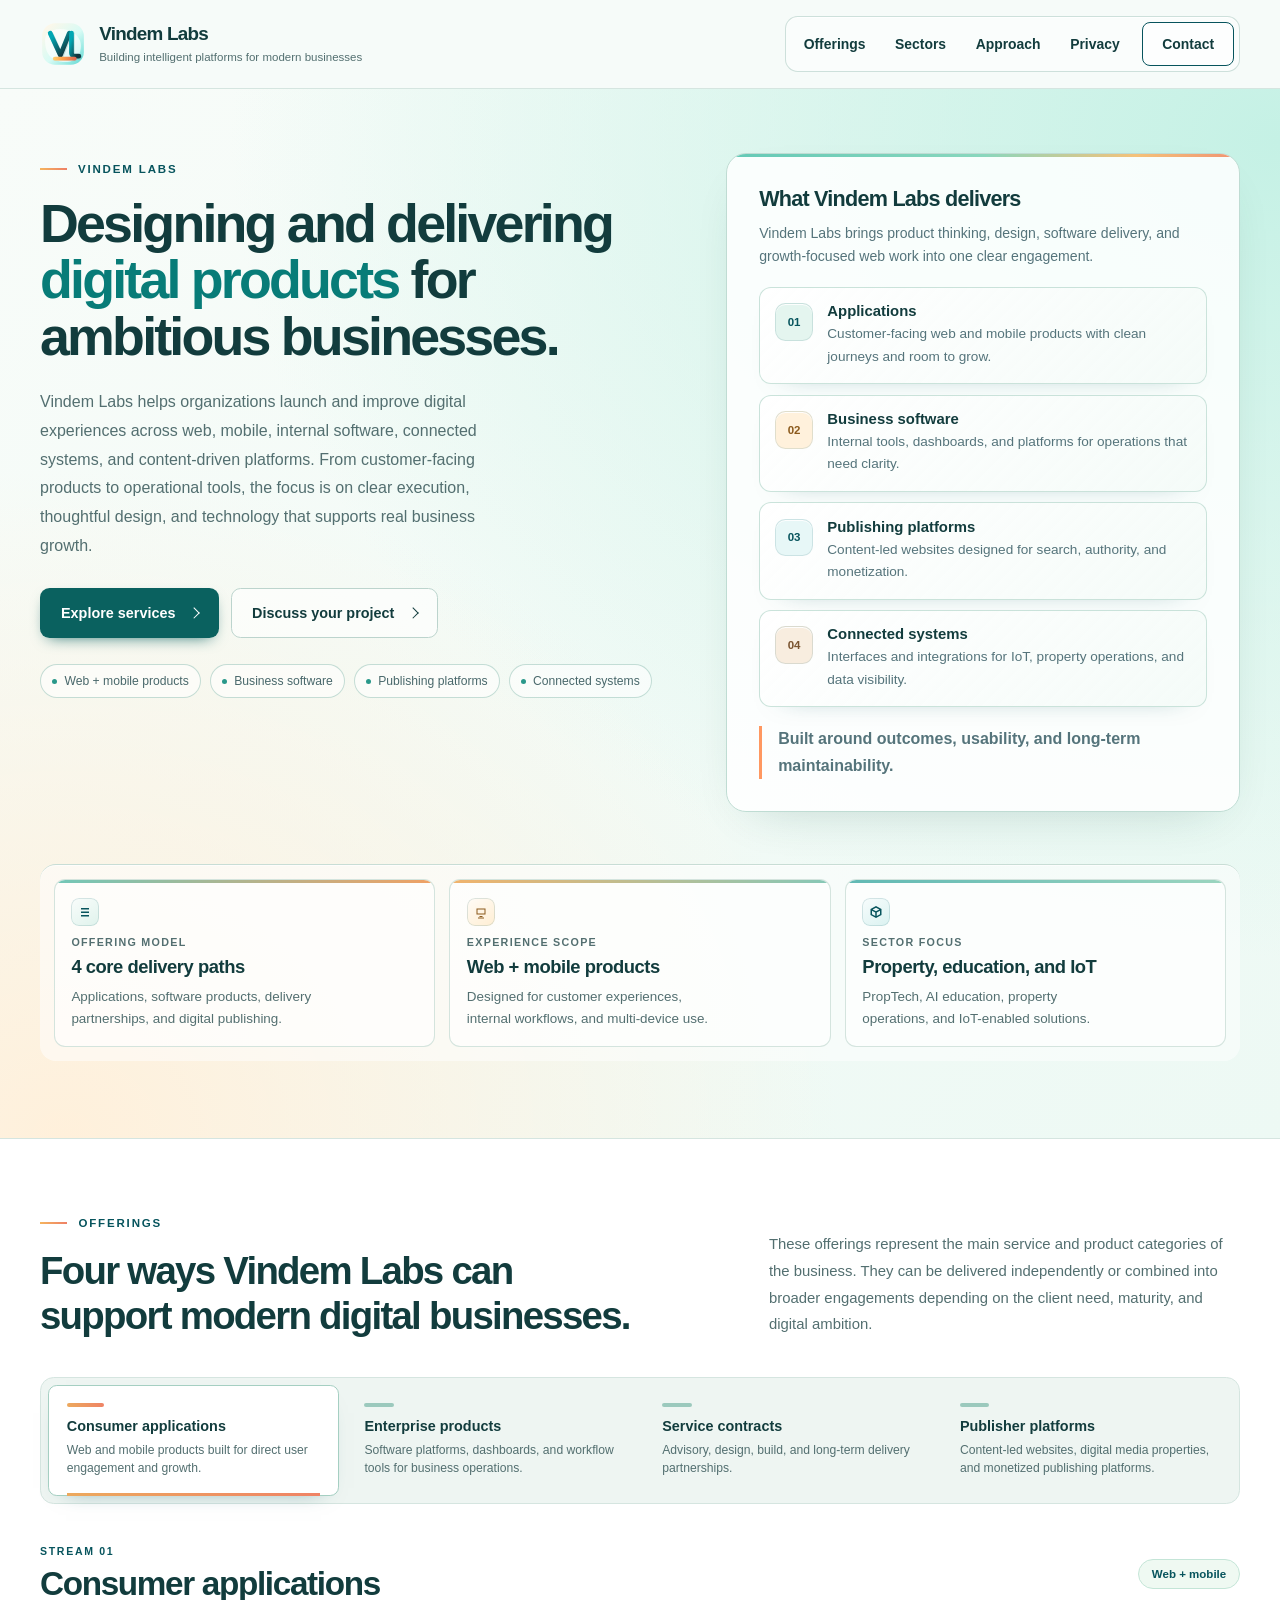
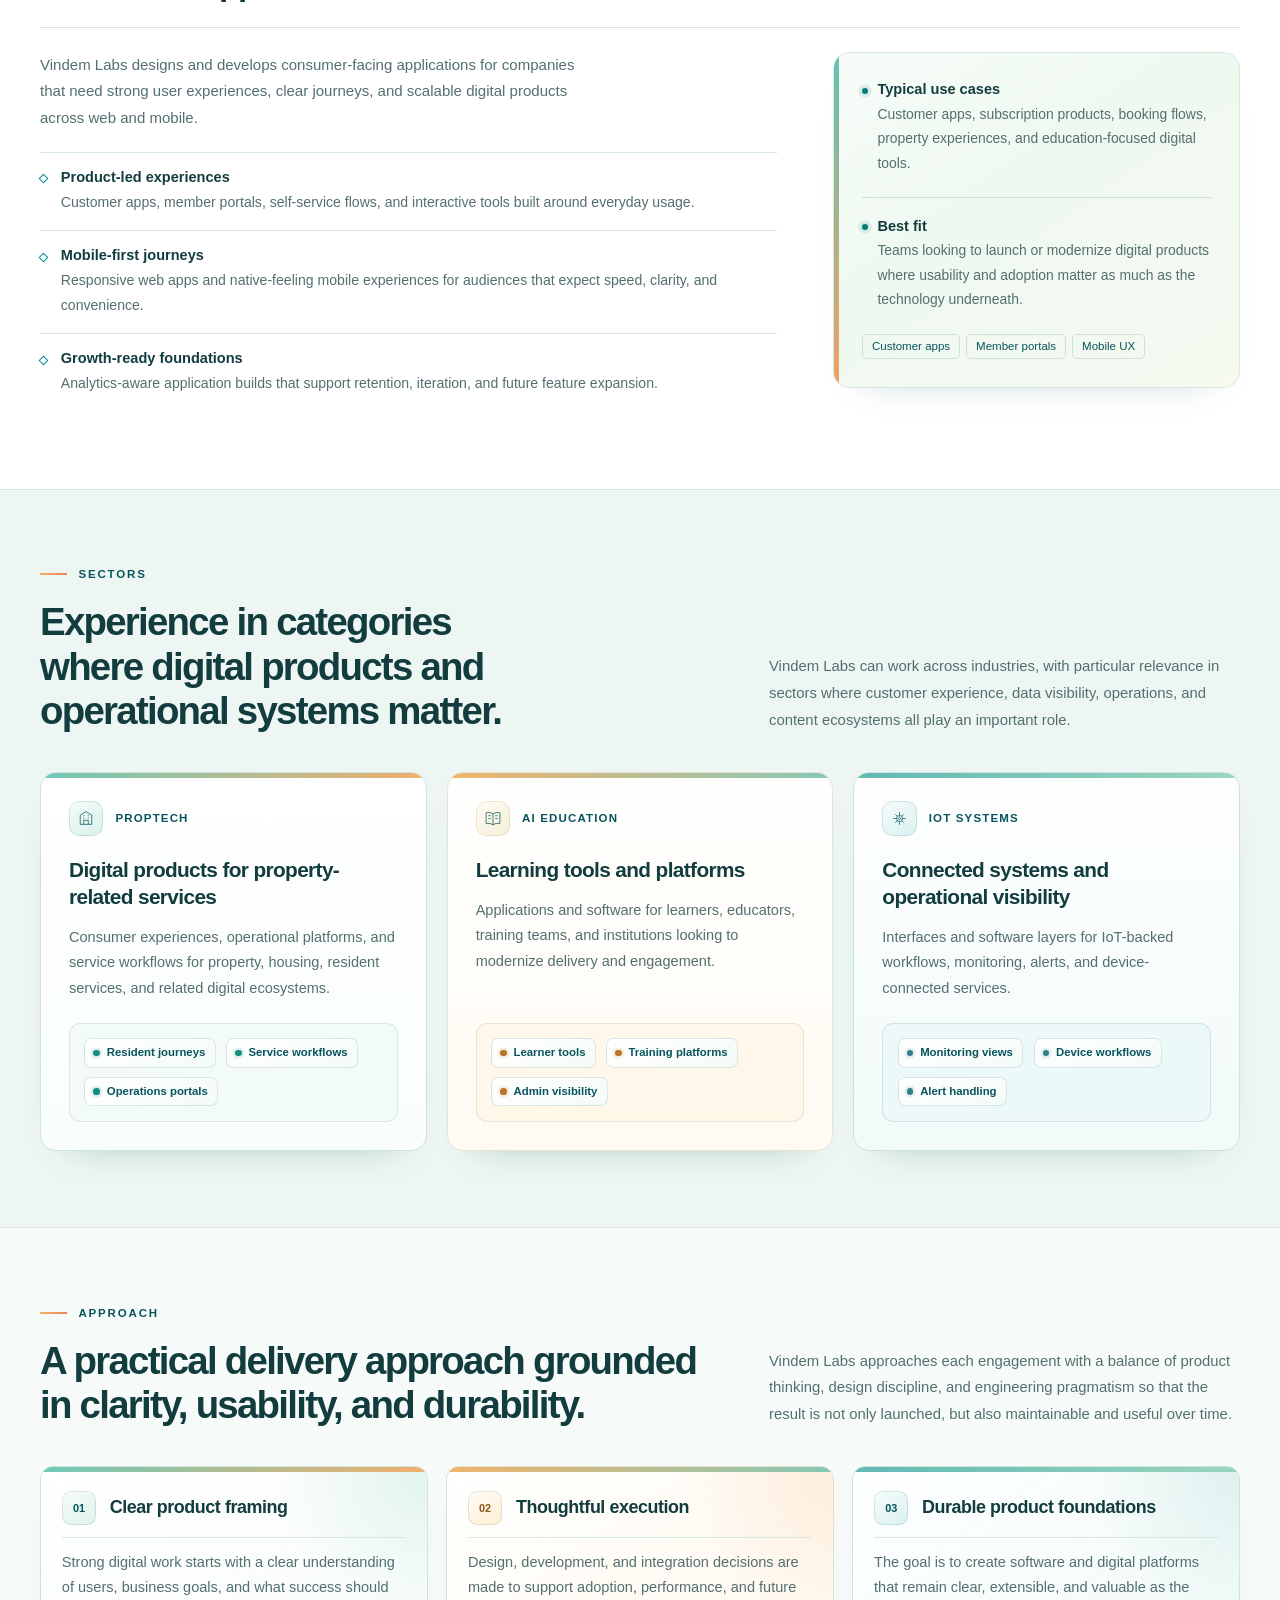
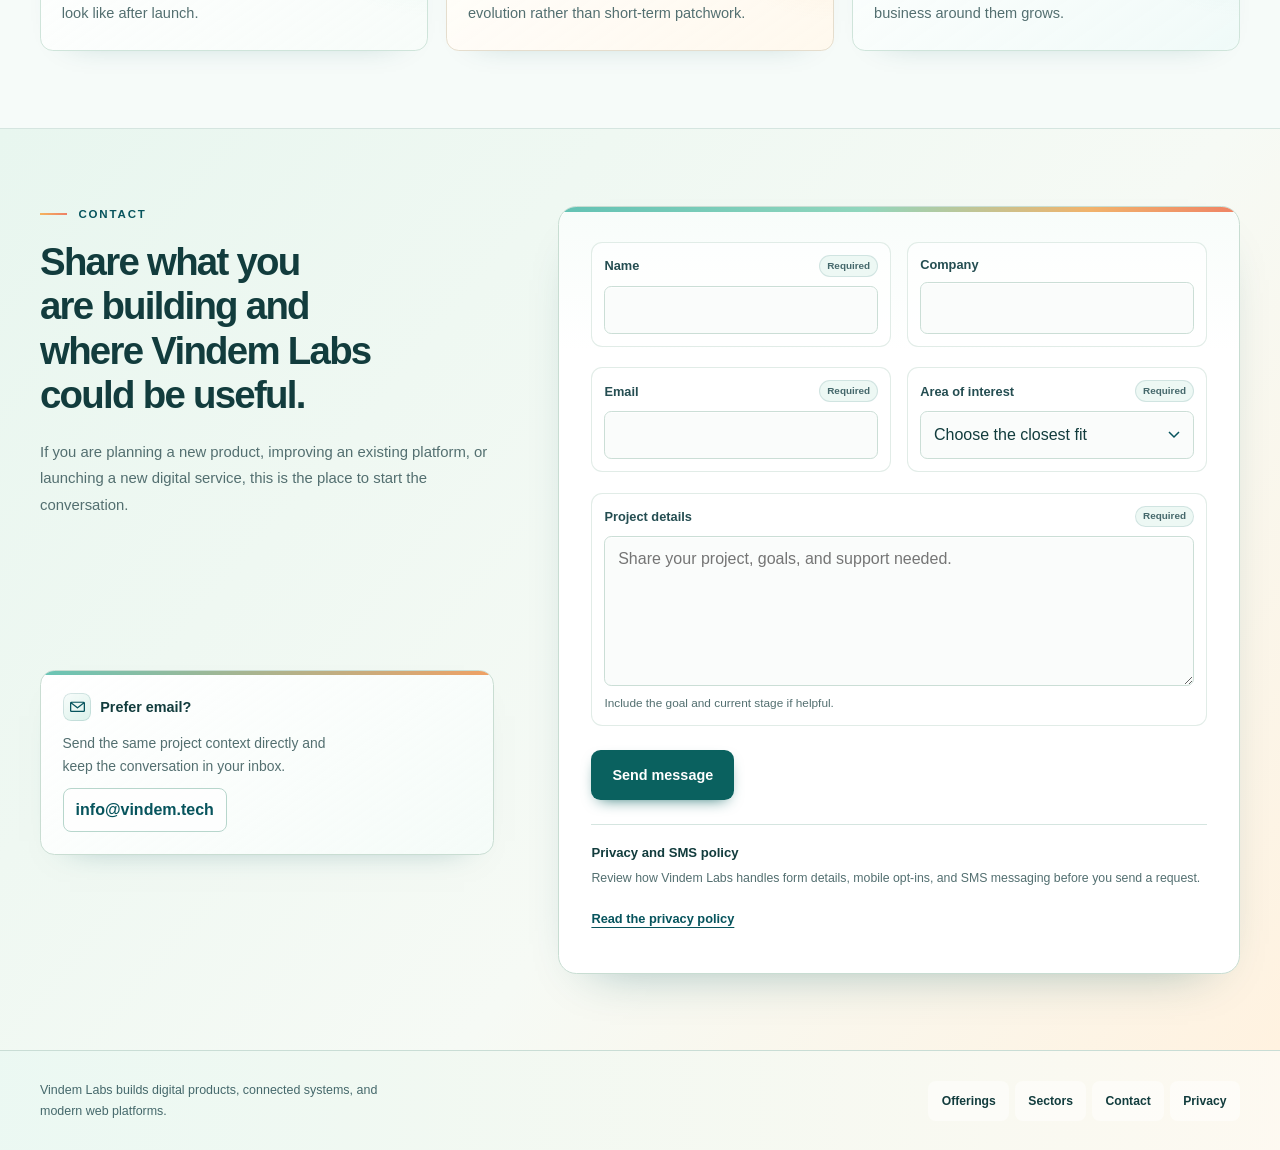
<file: index.html>
<!DOCTYPE html>
<html lang="en">
  <head>
    <meta charset="UTF-8" />
    <meta name="viewport" content="width=device-width, initial-scale=1.0" />
    <title>Vindem Labs | Web, Mobile, Software, and Digital Platforms</title>
    <meta
      name="description"
      content="Vindem Labs LLC builds web, mobile, software, and digital platforms across PropTech, AI education, property operations, IoT, and publisher websites. View the SMS and mobile privacy policy at https://vindem.tech/privacy.html."
    />
    <meta
      name="keywords"
      content="Vindem Labs LLC, web applications, mobile applications, enterprise software, PropTech, AI education, property management software, IoT integrations, publisher websites, privacy policy, SMS privacy policy"
    />
    <meta name="robots" content="index, follow, max-image-preview:large" />
    <meta name="author" content="Vindem Labs LLC" />
    <meta name="application-name" content="Vindem Labs" />
    <meta name="last-modified" content="2026-04-29" />
    <meta name="theme-color" content="#d8fbf5" />
    <meta property="og:title" content="Vindem Labs" />
    <meta
      property="og:description"
      content="Vindem Labs LLC creates digital products, software platforms, websites, and connected web experiences. The SMS and mobile privacy policy is available at https://vindem.tech/privacy.html."
    />
    <meta property="og:site_name" content="Vindem Labs" />
    <meta property="og:type" content="website" />
    <meta property="og:image" content="assets/og-card.svg?v=10" />
    <meta name="twitter:card" content="summary_large_image" />
    <meta name="twitter:title" content="Vindem Labs" />
    <meta
      name="twitter:description"
      content="Web, mobile, software, and digital platforms from Vindem Labs LLC, with the SMS and mobile privacy policy available at https://vindem.tech/privacy.html."
    />
    <link rel="icon" href="assets/favicon.svg?v=10" type="image/svg+xml" />
    <script type="application/ld+json">
      {
        "@context": "https://schema.org",
        "@type": "WebSite",
        "name": "Vindem Labs",
        "alternateName": "Vindem Labs LLC",
        "description": "Vindem Labs LLC builds web, mobile, software, and digital platforms across PropTech, AI education, property operations, IoT, and publisher websites.",
        "publisher": {
          "@type": "Organization",
          "name": "Vindem Labs LLC",
          "url": "./"
        },
        "hasPart": {
          "@type": "WebPageElement",
          "name": "Privacy Policy",
          "url": "https://vindem.tech/privacy.html",
          "text": "Vindem Labs LLC does not share, sell, or rent your mobile phone number or any personal information collected through SMS messaging with third parties for their marketing purposes. Your mobile number will only be used to send you the SMS messages you have opted in to receive."
        }
      }
    </script>
    <link rel="stylesheet" href="styles.css?v=b058ba9d6916" />
  </head>
  <body>
    <a class="skip-link" href="#top">Skip to main content</a>

    <header class="site-header">
      <div class="shell">
        <a class="brand" href="#top" aria-label="Vindem Labs home">
          <span class="brand-mark" aria-hidden="true">
            <img src="assets/favicon.svg?v=10" alt="" />
          </span>
          <span class="brand-copy">
            Vindem Labs
            <small>Building intelligent platforms for modern businesses</small>
          </span>
        </a>

        <nav aria-label="Primary">
          <a href="#streams">Offerings</a>
          <a href="#focus">Sectors</a>
          <a href="#engine">Approach</a>
          <a href="privacy.html">Privacy</a>
          <a class="button secondary" href="#contact">Contact</a>
        </nav>

        <details class="mobile-nav">
          <summary class="button secondary" aria-label="Open navigation menu">
            <span class="menu-icon" aria-hidden="true">
              <span></span>
              <span></span>
              <span></span>
            </span>
            <span class="visually-hidden">Open navigation menu</span>
          </summary>
          <div class="mobile-nav-panel" role="navigation" aria-label="Primary">
            <a href="#streams">Offerings</a>
            <a href="#focus">Sectors</a>
            <a href="#engine">Approach</a>
            <a href="privacy.html">Privacy</a>
            <a href="#contact">Contact</a>
          </div>
        </details>
      </div>
    </header>

    <main id="top" tabindex="-1">
      <section class="hero">
        <div class="shell hero-grid">
          <div class="hero-copy">
            <span class="eyebrow">Vindem Labs</span>
            <h1>Designing and delivering <span>digital products</span> for ambitious businesses.</h1>
            <p>
              Vindem Labs helps organizations launch and improve digital experiences across web,
              mobile, internal software, connected systems, and content-driven platforms. From
              customer-facing products to operational tools, the focus is on clear execution,
              thoughtful design, and technology that supports real business growth.
            </p>

            <div class="hero-actions">
              <a class="button primary" href="#streams">Explore services</a>
              <a class="button secondary" href="#contact">Discuss your project</a>
            </div>

            <div class="hero-proof" aria-label="Service coverage">
              <span>Web + mobile products</span>
              <span>Business software</span>
              <span>Publishing platforms</span>
              <span>Connected systems</span>
            </div>
          </div>

          <aside class="glass-card hero-board" aria-label="Vindem Labs summary">
            <div>
              <h2>What Vindem Labs delivers</h2>
              <p>
                Vindem Labs brings product thinking, design, software delivery, and growth-focused
                web work into one clear engagement.
              </p>
            </div>

            <div class="delivery-list" aria-label="Core delivery areas">
              <div class="delivery-item">
                <span class="delivery-code">01</span>
                <div>
                  <strong>Applications</strong>
                  <p>Customer-facing web and mobile products with clean journeys and room to grow.</p>
                </div>
              </div>
              <div class="delivery-item">
                <span class="delivery-code">02</span>
                <div>
                  <strong>Business software</strong>
                  <p>Internal tools, dashboards, and platforms for operations that need clarity.</p>
                </div>
              </div>
              <div class="delivery-item">
                <span class="delivery-code">03</span>
                <div>
                  <strong>Publishing platforms</strong>
                  <p>Content-led websites designed for search, authority, and monetization.</p>
                </div>
              </div>
              <div class="delivery-item">
                <span class="delivery-code">04</span>
                <div>
                  <strong>Connected systems</strong>
                  <p>Interfaces and integrations for IoT, property operations, and data visibility.</p>
                </div>
              </div>
            </div>

            <div class="delivery-note">
              <p>Built around outcomes, usability, and long-term maintainability.</p>
            </div>
          </aside>

          <div class="metric-row" aria-label="Business overview">
            <article class="metric-card">
              <strong>Offering model</strong>
              <b>4 core delivery paths</b>
              <span>Applications, software products, delivery partnerships, and digital publishing.</span>
            </article>
            <article class="metric-card">
              <strong>Experience scope</strong>
              <b>Web + mobile products</b>
              <span>Designed for customer experiences, internal workflows, and multi-device use.</span>
            </article>
            <article class="metric-card">
              <strong>Sector focus</strong>
              <b>Property, education, and IoT</b>
              <span>PropTech, AI education, property operations, and IoT-enabled solutions.</span>
            </article>
          </div>
        </div>
      </section>

      <section id="streams">
        <div class="shell">
          <div class="section-head">
            <div>
              <p class="section-kicker">Offerings</p>
              <h2>Four ways Vindem Labs can support modern digital businesses.</h2>
            </div>
            <div class="section-copy">
              <p>
                These offerings represent the main service and product categories of the business.
                They can be delivered independently or combined into broader engagements depending
                on the client need, maturity, and digital ambition.
              </p>
            </div>
          </div>

          <div class="stream-shell">
            <div class="stream-tabs" role="tablist" aria-label="Offering tabs">
              <button class="stream-tab" role="tab" aria-selected="true" aria-controls="stream-consumer" id="tab-consumer" tabindex="0">
                <strong>Consumer applications</strong>
                <span>Web and mobile products built for direct user engagement and growth.</span>
              </button>
              <button class="stream-tab" role="tab" aria-selected="false" aria-controls="stream-enterprise" id="tab-enterprise" tabindex="-1">
                <strong>Enterprise products</strong>
                <span>Software platforms, dashboards, and workflow tools for business operations.</span>
              </button>
              <button class="stream-tab" role="tab" aria-selected="false" aria-controls="stream-services" id="tab-services" tabindex="-1">
                <strong>Service contracts</strong>
                <span>Advisory, design, build, and long-term delivery partnerships.</span>
              </button>
              <button class="stream-tab" role="tab" aria-selected="false" aria-controls="stream-publisher" id="tab-publisher" tabindex="-1">
                <strong>Publisher platforms</strong>
                <span>Content-led websites, digital media properties, and monetized publishing platforms.</span>
              </button>
            </div>
            <div class="stream-mobile-summary" aria-live="polite">
              <span>Selected offering</span>
              <strong>Consumer applications</strong>
              <p>Web and mobile products built for direct user engagement and growth.</p>
            </div>

            <div>
              <article class="stream-panel" role="tabpanel" tabindex="0" id="stream-consumer" aria-labelledby="tab-consumer">
                <div class="stream-header">
                  <div>
                    <span class="section-kicker">Stream 01</span>
                    <h3>Consumer applications</h3>
                  </div>
                  <span class="stream-badge">Web + mobile</span>
                </div>
                <div class="stream-grid">
                  <div class="stream-content">
                    <p>
                      Vindem Labs designs and develops consumer-facing applications for companies
                      that need strong user experiences, clear journeys, and scalable digital
                      products across web and mobile.
                    </p>
                    <div class="sub-list">
                      <div class="sub-item">
                        <strong>Product-led experiences</strong>
                        <p>Customer apps, member portals, self-service flows, and interactive tools built around everyday usage.</p>
                      </div>
                      <div class="sub-item">
                        <strong>Mobile-first journeys</strong>
                        <p>Responsive web apps and native-feeling mobile experiences for audiences that expect speed, clarity, and convenience.</p>
                      </div>
                      <div class="sub-item">
                        <strong>Growth-ready foundations</strong>
                        <p>Analytics-aware application builds that support retention, iteration, and future feature expansion.</p>
                      </div>
                    </div>
                  </div>
                  <aside class="stream-side">
                    <div class="checkpoint">
                      <strong>Typical use cases</strong>
                      <p>Customer apps, subscription products, booking flows, property experiences, and education-focused digital tools.</p>
                    </div>
                    <div class="checkpoint">
                      <strong>Best fit</strong>
                      <p>Teams looking to launch or modernize digital products where usability and adoption matter as much as the technology underneath.</p>
                    </div>
                    <div class="stat-list">
                      <span>Customer apps</span>
                      <span>Member portals</span>
                      <span>Mobile UX</span>
                    </div>
                  </aside>
                </div>
              </article>

              <article class="stream-panel" role="tabpanel" tabindex="0" id="stream-enterprise" aria-labelledby="tab-enterprise" hidden>
                <div class="stream-header">
                  <div>
                    <span class="section-kicker">Stream 02</span>
                    <h3>Enterprise products</h3>
                  </div>
                  <span class="stream-badge">Business software</span>
                </div>
                <div class="stream-grid">
                  <div class="stream-content">
                    <p>
                      Vindem Labs builds enterprise products and internal platforms that help teams
                      work more clearly, automate repetitive processes, and gain visibility across
                      critical business operations.
                    </p>
                    <div class="sub-list">
                      <div class="sub-item">
                        <strong>Operational dashboards</strong>
                        <p>Software interfaces for tracking workflows, performance, team activity, and operational decision-making.</p>
                      </div>
                      <div class="sub-item">
                        <strong>Process digitization</strong>
                        <p>Business tools that replace fragmented spreadsheets, emails, and manual coordination with streamlined systems.</p>
                      </div>
                      <div class="sub-item">
                        <strong>Sector-specific platforms</strong>
                        <p>Tailored solutions for property operations, AI education workflows, and connected environments with real reporting needs.</p>
                      </div>
                    </div>
                  </div>
                  <aside class="stream-side">
                    <div class="checkpoint">
                      <strong>Typical use cases</strong>
                      <p>Property management software, internal tools, control centers, analytics platforms, and business workflow systems.</p>
                    </div>
                    <div class="checkpoint">
                      <strong>Best fit</strong>
                      <p>Organizations that need dependable custom software or new digital products to support teams, clients, or field operations.</p>
                    </div>
                    <div class="stat-list">
                      <span>Dashboards</span>
                      <span>Automation</span>
                      <span>Internal tools</span>
                    </div>
                  </aside>
                </div>
              </article>

              <article class="stream-panel" role="tabpanel" tabindex="0" id="stream-services" aria-labelledby="tab-services" hidden>
                <div class="stream-header">
                  <div>
                    <span class="section-kicker">Stream 03</span>
                    <h3>Service contracts</h3>
                  </div>
                  <span class="stream-badge">Partnerships</span>
                </div>
                <div class="stream-grid">
                  <div class="stream-content">
                    <p>
                      Vindem Labs also works through service contracts for organizations that need a
                      trusted partner across discovery, design, development, delivery, and
                      continuous improvement.
                    </p>
                    <div class="sub-list">
                      <div class="sub-item">
                        <strong>Discovery and product framing</strong>
                        <p>Clarifying the problem, shaping the roadmap, and defining the right scope before build work accelerates.</p>
                      </div>
                      <div class="sub-item">
                        <strong>Delivery and implementation</strong>
                        <p>Building applications, websites, internal tools, and connected digital services with a practical execution focus.</p>
                      </div>
                      <div class="sub-item">
                        <strong>Ongoing support</strong>
                        <p>Post-launch evolution, maintenance, optimization, and product support for businesses that want continuity.</p>
                      </div>
                    </div>
                  </div>
                  <aside class="stream-side">
                    <div class="checkpoint">
                      <strong>Typical use cases</strong>
                      <p>New digital products, platform upgrades, connected systems, and ongoing delivery support.</p>
                    </div>
                    <div class="checkpoint">
                      <strong>Best fit</strong>
                      <p>Teams that want a capable digital partner rather than a disconnected set of freelancers or narrowly scoped vendors.</p>
                    </div>
                    <div class="stat-list">
                      <span>Advisory</span>
                      <span>Delivery</span>
                      <span>Retainers</span>
                    </div>
                  </aside>
                </div>
              </article>

              <article class="stream-panel" role="tabpanel" tabindex="0" id="stream-publisher" aria-labelledby="tab-publisher" hidden>
                <div class="stream-header">
                  <div>
                    <span class="section-kicker">Stream 04</span>
                    <h3>Publisher platforms</h3>
                  </div>
                  <span class="stream-badge">Publishing + content</span>
                </div>
                <div class="stream-grid">
                  <div class="stream-content">
                    <p>
                      Vindem Labs creates publisher-style platforms and content ecosystems for
                      brands or ventures that want stronger digital reach, better search
                      discoverability, and scalable web properties built around content.
                    </p>
                    <div class="sub-list">
                      <div class="sub-item">
                        <strong>Content-driven websites</strong>
                        <p>Editorial platforms, resource hubs, guides, and structured publishing experiences that support long-term growth.</p>
                      </div>
                      <div class="sub-item">
                        <strong>Monetized media properties</strong>
                        <p>Websites designed around advertising, affiliate partnerships, lead generation, or category authority.</p>
                      </div>
                      <div class="sub-item">
                        <strong>Specialized publishing builds</strong>
                        <p>Platforms for sectors such as PropTech, AI education, or comparison-based digital publishing models.</p>
                      </div>
                    </div>
                  </div>
                  <aside class="stream-side">
                    <div class="checkpoint">
                      <strong>Typical use cases</strong>
                      <p>Publisher websites, affiliate content platforms, niche media brands, and structured SEO-led web properties.</p>
                    </div>
                    <div class="checkpoint">
                      <strong>Best fit</strong>
                      <p>Businesses that want their digital presence to do more than present information and instead become an active acquisition asset.</p>
                    </div>
                    <div class="stat-list">
                      <span>SEO platforms</span>
                      <span>Media sites</span>
                      <span>Affiliate models</span>
                    </div>
                  </aside>
                </div>
              </article>
            </div>
          </div>
        </div>
      </section>

      <section id="focus">
        <div class="shell">
          <div class="section-head">
            <div>
              <p class="section-kicker">Sectors</p>
              <h2>Experience in categories where digital products and operational systems matter.</h2>
            </div>
            <div class="section-copy">
              <p>
                Vindem Labs can work across industries, with particular relevance in sectors where
                customer experience, data visibility, operations, and content ecosystems all play
                an important role.
              </p>
            </div>
          </div>

          <div class="path-grid">
            <article class="path-card">
              <em>PropTech</em>
              <h3>Digital products for property-related services</h3>
              <p>
                Consumer experiences, operational platforms, and service workflows for property,
                housing, resident services, and related digital ecosystems.
              </p>
              <div class="path-highlights" aria-label="PropTech focus areas">
                <span>Resident journeys</span>
                <span>Service workflows</span>
                <span>Operations portals</span>
              </div>
            </article>
            <article class="path-card">
              <em>AI Education</em>
              <h3>Learning tools and platforms</h3>
              <p>
                Applications and software for learners, educators, training teams, and institutions
                looking to modernize delivery and engagement.
              </p>
              <div class="path-highlights" aria-label="AI Education focus areas">
                <span>Learner tools</span>
                <span>Training platforms</span>
                <span>Admin visibility</span>
              </div>
            </article>
            <article class="path-card">
              <em>IoT Systems</em>
              <h3>Connected systems and operational visibility</h3>
              <p>
                Interfaces and software layers for IoT-backed workflows, monitoring, alerts, and
                device-connected services.
              </p>
              <div class="path-highlights" aria-label="IoT Systems focus areas">
                <span>Monitoring views</span>
                <span>Device workflows</span>
                <span>Alert handling</span>
              </div>
            </article>
          </div>
        </div>
      </section>

      <section id="engine">
        <div class="shell">
          <div class="section-head">
            <div>
              <p class="section-kicker">Approach</p>
              <h2>A practical delivery approach grounded in clarity, usability, and durability.</h2>
            </div>
            <div class="section-copy">
              <p>
                Vindem Labs approaches each engagement with a balance of product thinking, design
                discipline, and engineering pragmatism so that the result is not only launched,
                but also maintainable and useful over time.
              </p>
            </div>
          </div>

          <div class="pillar-grid">
            <article class="pillar">
              <h3>Clear product framing</h3>
              <p>
                Strong digital work starts with a clear understanding of users, business goals, and
                what success should look like after launch.
              </p>
            </article>
            <article class="pillar">
              <h3>Thoughtful execution</h3>
              <p>
                Design, development, and integration decisions are made to support adoption,
                performance, and future evolution rather than short-term patchwork.
              </p>
            </article>
            <article class="pillar">
              <h3>Durable product foundations</h3>
              <p>
                The goal is to create software and digital platforms that remain clear, extensible,
                and valuable as the business around them grows.
              </p>
            </article>
          </div>
        </div>
      </section>

      <section id="contact">
        <div class="shell">
          <div class="section-head">
            <div>
              <p class="section-kicker">Contact</p>
              <h2>Share what you are building and where Vindem Labs could be useful.</h2>
            </div>
            <div class="section-copy">
              <p>
                If you are planning a new product, improving an existing platform, or launching a
                new digital service, this is the place to start the conversation.
              </p>
            </div>
          </div>

          <div class="contact-layout">
            <aside class="contact-card">
              <div class="contact-direct">
                <strong>Prefer email?</strong>
                <span>Send the same project context directly and keep the conversation in your inbox.</span>
                <a href="mailto:info@vindem.tech">info@vindem.tech</a>
              </div>
            </aside>

            <form class="contact-form" id="contact-form" novalidate>
              <div class="form-grid">
                <div class="field">
                  <label for="name">Name <span class="required-mark">Required</span></label>
                  <input id="name" name="name" type="text" autocomplete="name" required />
                </div>
                <div class="field">
                  <label for="company">Company</label>
                  <input id="company" name="company" type="text" autocomplete="organization" />
                </div>
                <div class="field">
                  <label for="email">Email <span class="required-mark">Required</span></label>
                  <input id="email" name="email" type="email" autocomplete="email" required />
                </div>
                <div class="field">
                  <label for="interest">Area of interest <span class="required-mark">Required</span></label>
                  <select
                    id="interest"
                    name="interest"
                    required
                  >
                    <option value="">Choose the closest fit</option>
                    <option value="Consumer application">Consumer application</option>
                    <option value="Enterprise product or internal tool">Enterprise product or internal tool</option>
                    <option value="Service contract or delivery partnership">Service contract or delivery partnership</option>
                    <option value="Publisher platform or content website">Publisher platform or content website</option>
                    <option value="Connected system or IoT workflow">Connected system or IoT workflow</option>
                    <option value="Not sure yet">Not sure yet</option>
                  </select>
                </div>
                <div class="field full">
                  <label for="message">Project details <span class="required-mark">Required</span></label>
                  <textarea
                    id="message"
                    name="message"
                    aria-describedby="message-hint"
                    placeholder="Share your project, goals, and support needed."
                    required
                  ></textarea>
                  <span class="field-hint" id="message-hint">
                    Include the goal and current stage if helpful.
                  </span>
                </div>
              </div>

              <input type="checkbox" name="botcheck" tabindex="-1" autocomplete="off" hidden />

              <div class="form-meta">
                <button class="button primary" type="submit">Send message</button>
                <p class="form-status" id="form-status" role="status" aria-live="polite"></p>
              </div>

              <div class="privacy-note" aria-labelledby="privacy-note-title">
                <h3 id="privacy-note-title">Privacy and SMS policy</h3>
                <p>
                  Review how Vindem Labs handles form details, mobile opt-ins, and SMS messaging
                  before you send a request.
                </p>
                <a href="privacy.html" aria-label="Open Vindem Labs privacy policy">
                  Read the privacy policy
                </a>
              </div>
            </form>
          </div>
        </div>
      </section>
    </main>

    <footer>
      <div class="shell footer-bar">
        <span>Vindem Labs builds digital products, connected systems, and modern web platforms.</span>
        <nav class="footer-links" aria-label="Footer">
          <a href="#streams">Offerings</a>
          <a href="#focus">Sectors</a>
          <a href="#contact">Contact</a>
          <a href="privacy.html">Privacy</a>
        </nav>
      </div>
    </footer>

    <script src="config.js?v=20260905"></script>
    <script>
      if (window.location.hash === "#privacy-policy") {
        window.location.replace("privacy.html");
      }

      const tabs = document.querySelectorAll('[role="tab"]');
      const panels = document.querySelectorAll('[role="tabpanel"]');
      const mobileNav = document.querySelector(".mobile-nav");
      const streamMobileSummary = document.querySelector(".stream-mobile-summary");
      const contactForm = document.getElementById("contact-form");
      const formStatus = document.getElementById("form-status");
      const siteConfig = window.VINDEM_LABS_CONFIG || {};
      const contactEmail = siteConfig.contactEmail || "info@vindem.tech";
      const contactEndpoint = siteConfig.contactEndpoint || "";

      const selectTab = (tab, shouldFocus = false) => {
          const targetId = tab.getAttribute("aria-controls");

          tabs.forEach((item) => {
            const isSelected = item === tab;
            item.setAttribute("aria-selected", String(isSelected));
            item.setAttribute("tabindex", isSelected ? "0" : "-1");
          });
          panels.forEach((panel) => {
            panel.hidden = panel.id !== targetId;
          });

          if (streamMobileSummary) {
            const summaryTitle = streamMobileSummary.querySelector("strong");
            const summaryCopy = streamMobileSummary.querySelector("p");
            const tabTitle = tab.querySelector("strong");
            const tabCopy = tab.querySelector("span");

            if (summaryTitle && tabTitle) {
              summaryTitle.textContent = tabTitle.textContent;
            }

            if (summaryCopy && tabCopy) {
              summaryCopy.textContent = tabCopy.textContent;
            }
          }

          if (shouldFocus) {
            tab.focus();
          }
        };

      tabs.forEach((tab, index) => {
        tab.addEventListener("click", () => {
          selectTab(tab);
        });

        tab.addEventListener("keydown", (event) => {
          const keyActions = {
            ArrowDown: (index + 1) % tabs.length,
            ArrowRight: (index + 1) % tabs.length,
            ArrowUp: (index - 1 + tabs.length) % tabs.length,
            ArrowLeft: (index - 1 + tabs.length) % tabs.length,
            Home: 0,
            End: tabs.length - 1,
          };
          const nextIndex = keyActions[event.key];

          if (nextIndex === undefined) {
            return;
          }

          event.preventDefault();
          selectTab(tabs[nextIndex], true);
        });
      });

      if (mobileNav) {
        const menuButton = mobileNav.querySelector("summary");

        mobileNav.addEventListener("keydown", (event) => {
          if (event.key === "Escape" && mobileNav.open) {
            mobileNav.open = false;
            menuButton.focus();
          }
        });

        document.addEventListener("click", (event) => {
          if (mobileNav.open && !mobileNav.contains(event.target)) mobileNav.open = false;
        });

        mobileNav.querySelectorAll("a").forEach((link) => {
          link.addEventListener("click", () => {
            mobileNav.open = false;
            if (link.hash) {
              const section = document.querySelector(link.hash);
              section?.setAttribute("tabindex", "-1");
              section?.focus({ preventScroll: true });
            }
          });
        });

        window.matchMedia("(min-width: 1101px)").addEventListener("change", (event) => {
          if (event.matches) mobileNav.open = false;
        });
      }

      if (contactForm) {
        const submitButton = contactForm.querySelector('button[type="submit"]');
        let isSubmitting = false;

        contactForm.addEventListener("submit", async (event) => {
          event.preventDefault();
          if (isSubmitting) return;

          if (!contactForm.reportValidity()) {
            contactForm.classList.add("is-validated");
            formStatus.textContent = "Please complete the required fields.";
            return;
          }

          contactForm.classList.remove("is-validated");

          const payload = {
            name: contactForm.name.value.trim(),
            company: contactForm.company.value.trim(),
            email: contactForm.email.value.trim(),
            interest: contactForm.interest.value.trim(),
            message: contactForm.message.value.trim(),
            botcheck: contactForm.botcheck.checked ? "1" : "",
          };

          if (contactEndpoint) {
            isSubmitting = true;
            submitButton.disabled = true;
            contactForm.setAttribute("aria-busy", "true");
            formStatus.textContent = "Sending your message...";

            try {
              const response = await fetch(contactEndpoint, {
                method: "POST",
                headers: {
                  "Content-Type": "application/json",
                  Accept: "application/json",
                },
                body: JSON.stringify(payload),
              });
              const result = await response.json().catch(() => ({}));

              if (!response.ok || result.success !== true) {
                throw new Error(result.message || "Unable to send message right now.");
              }

              contactForm.reset();
              contactForm.classList.remove("is-validated");
              formStatus.textContent = "Your message has been sent. Thank you.";
            } catch (error) {
              formStatus.textContent =
                error instanceof Error
                  ? error.message
                  : "Something went wrong while sending your message.";
            } finally {
              isSubmitting = false;
              submitButton.disabled = false;
              contactForm.removeAttribute("aria-busy");
            }

            return;
          }

          const subject = encodeURIComponent("New inquiry from vindem.tech");
          const body = encodeURIComponent(
            [
              `Name: ${payload.name}`,
              `Company: ${payload.company || "Not provided"}`,
              `Email: ${payload.email}`,
              `Area of interest: ${payload.interest}`,
              "",
              "Project details:",
              payload.message,
            ].join("\n")
          );

          window.location.href = `mailto:${contactEmail}?subject=${subject}&body=${body}`;
          formStatus.textContent = "Opening your email app to send the message.";
        });
      }
    </script>
  </body>
</html>
</file>
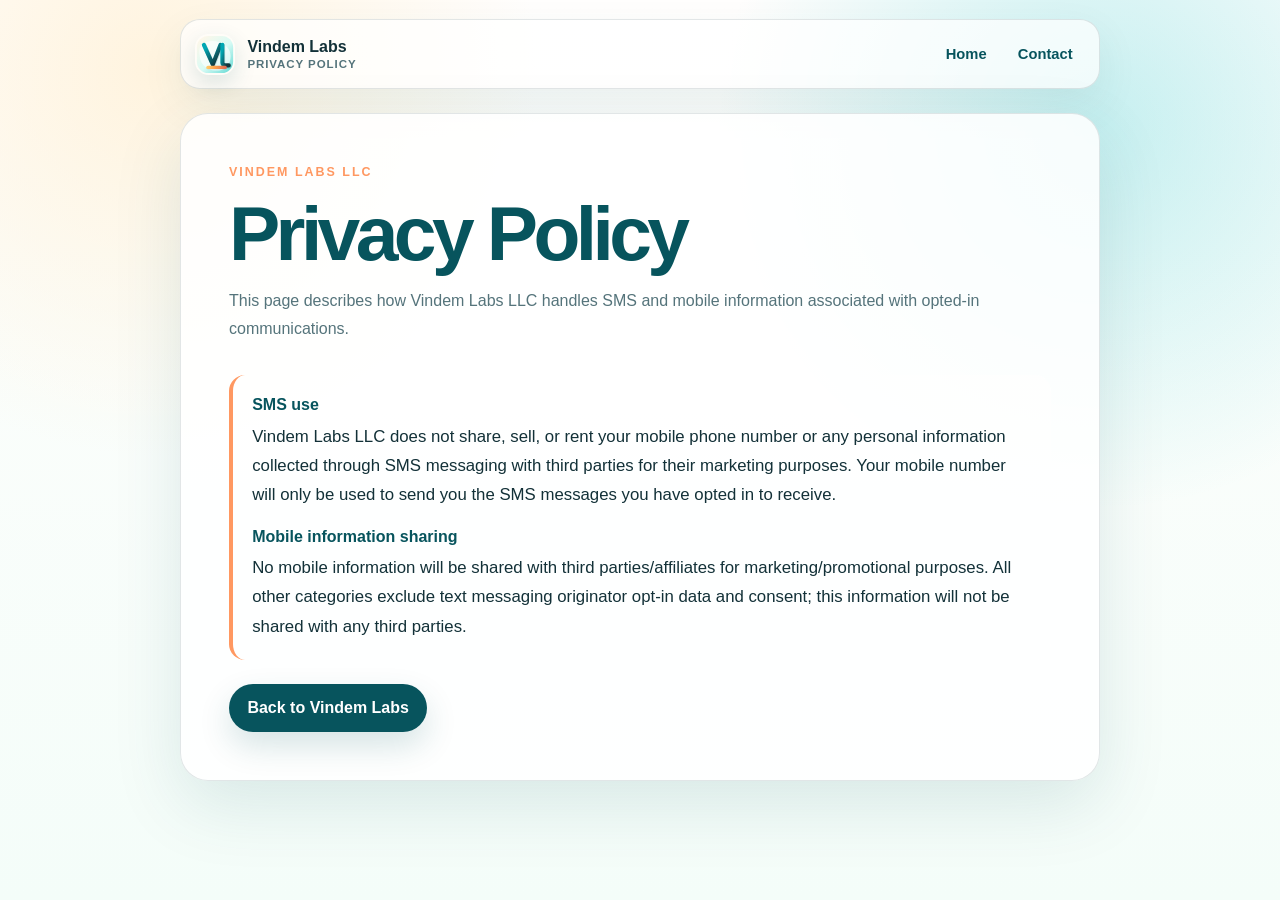
<file: privacy.html>
<!DOCTYPE html>
<html lang="en">
  <head>
    <meta charset="UTF-8" />
    <meta name="viewport" content="width=device-width, initial-scale=1.0" />
    <title>Privacy Policy | Vindem Labs LLC</title>
    <meta
      name="description"
      content="Vindem Labs LLC privacy policy, including SMS and mobile information handling terms."
    />
    <meta name="robots" content="index, follow" />
    <meta name="author" content="Vindem Labs LLC" />
    <meta name="theme-color" content="#d8fbf5" />
    <link rel="canonical" href="https://vindem.tech/privacy.html" />
    <link rel="icon" href="assets/favicon.svg?v=10" type="image/svg+xml" />
    <style>
      :root {
        --bg: #f4fdf9;
        --panel: #ffffff;
        --text: #133138;
        --muted: #55747b;
        --brand: #07545d;
        --accent: #ff9861;
        --line: rgba(19, 49, 56, 0.12);
      }

      * {
        box-sizing: border-box;
      }

      body {
        margin: 0;
        min-height: 100vh;
        font-family: "Sora", "Avenir Next", "Segoe UI", sans-serif;
        color: var(--text);
        background:
          radial-gradient(circle at 12% 8%, rgba(255, 243, 221, 0.95), transparent 24rem),
          radial-gradient(circle at 86% 14%, rgba(0, 188, 196, 0.22), transparent 24rem),
          linear-gradient(180deg, #fffefd 0%, var(--bg) 100%);
      }

      .site-header {
        width: min(920px, calc(100% - 2rem));
        margin: 0 auto;
        padding: 1.2rem 0 0;
      }

      .site-nav {
        display: flex;
        align-items: center;
        justify-content: space-between;
        gap: 1rem;
        padding: 0.85rem;
        border: 1px solid var(--line);
        border-radius: 1.25rem;
        background: rgba(255, 255, 255, 0.72);
        box-shadow: 0 16px 42px rgba(7, 84, 93, 0.08);
      }

      .brand {
        display: inline-flex;
        align-items: center;
        gap: 0.75rem;
        color: var(--text);
        font-weight: 900;
        text-decoration: none;
      }

      .brand img {
        width: 2.55rem;
        height: 2.55rem;
        border-radius: 0.85rem;
        box-shadow: 0 8px 22px rgba(7, 84, 93, 0.14);
      }

      .brand span {
        display: grid;
        gap: 0.12rem;
      }

      .brand small {
        color: var(--muted);
        font-size: 0.72rem;
        font-weight: 800;
        letter-spacing: 0.08em;
        text-transform: uppercase;
      }

      .nav-links {
        display: flex;
        align-items: center;
        flex-wrap: wrap;
        justify-content: flex-end;
        gap: 0.35rem;
      }

      .nav-links a {
        display: inline-flex;
        align-items: center;
        min-height: 2.55rem;
        padding: 0.6rem 0.8rem;
        border-radius: 0.75rem;
        color: var(--brand);
        font-size: 0.92rem;
        font-weight: 900;
        text-decoration: none;
      }

      .nav-links a:hover,
      .nav-links a:focus-visible {
        background: rgba(0, 167, 179, 0.12);
        outline: 2px solid rgba(0, 167, 179, 0.25);
        outline-offset: 2px;
      }

      main {
        width: min(920px, calc(100% - 2rem));
        margin: 0 auto;
        padding: 1.5rem 0 4rem;
      }

      .policy-card {
        padding: clamp(1.5rem, 4vw, 3rem);
        border: 1px solid var(--line);
        border-radius: 28px;
        background: rgba(255, 255, 255, 0.86);
        box-shadow: 0 24px 70px rgba(7, 84, 93, 0.12);
      }

      a {
        color: var(--brand);
        font-weight: 800;
      }

      .eyebrow {
        margin: 0 0 0.75rem;
        color: var(--accent);
        font-size: 0.78rem;
        font-weight: 900;
        letter-spacing: 0.16em;
        text-transform: uppercase;
      }

      h1 {
        margin: 0;
        color: var(--brand);
        font-size: clamp(2.2rem, 6vw, 4.8rem);
        line-height: 0.98;
        letter-spacing: -0.06em;
      }

      p {
        color: var(--muted);
        font-size: 1rem;
        line-height: 1.75;
      }

      .policy-text {
        display: grid;
        gap: 1rem;
        margin-top: 2rem;
        padding: 1.2rem;
        border-left: 4px solid var(--accent);
        border-radius: 1rem;
        background: rgba(255, 255, 255, 0.72);
      }

      .policy-item {
        display: grid;
        gap: 0.35rem;
      }

      .policy-item h2 {
        margin: 0;
        color: var(--brand);
        font-size: 1rem;
        line-height: 1.35;
      }

      .policy-text p {
        margin: 0;
        color: var(--text);
        font-size: 1.05rem;
      }

      .back-link {
        display: inline-flex;
        align-items: center;
        justify-content: center;
        min-height: 3rem;
        margin-top: 1.5rem;
        padding: 0.85rem 1.15rem;
        border-radius: 999px;
        background: var(--brand);
        color: #ffffff;
        text-decoration: none;
        box-shadow: 0 14px 32px rgba(7, 84, 93, 0.16);
      }

      .back-link:hover,
      .back-link:focus-visible {
        background: #0a6570;
        outline: 3px solid rgba(255, 152, 97, 0.45);
        outline-offset: 3px;
      }

      @media (max-width: 640px) {
        .site-header {
          padding-top: 0.85rem;
        }

        .site-nav {
          align-items: stretch;
          flex-direction: column;
        }

        .nav-links {
          justify-content: flex-start;
        }

        main {
          padding: 1rem 0 2rem;
        }

        .policy-card {
          border-radius: 20px;
        }

        h1 {
          letter-spacing: -0.035em;
        }

        .policy-text {
          padding: 1rem;
        }
      }
    </style>
  </head>
  <body>
    <header class="site-header">
      <nav class="site-nav" aria-label="Privacy page">
        <a class="brand" href="index.html" aria-label="Vindem Labs home">
          <img src="assets/favicon.svg?v=10" alt="" />
          <span>
            Vindem Labs
            <small>Privacy policy</small>
          </span>
        </a>
        <div class="nav-links">
          <a href="index.html">Home</a>
          <a href="index.html#contact">Contact</a>
        </div>
      </nav>
    </header>

    <main>
      <article class="policy-card" aria-labelledby="privacy-title">
        <p class="eyebrow">Vindem Labs LLC</p>
        <h1 id="privacy-title">Privacy Policy</h1>
        <p>
          This page describes how Vindem Labs LLC handles SMS and mobile information associated
          with opted-in communications.
        </p>

        <section class="policy-text" aria-label="SMS and mobile privacy policy">
          <div class="policy-item">
            <h2>SMS use</h2>
            <p>
              Vindem Labs LLC does not share, sell, or rent your mobile phone number or any personal
              information collected through SMS messaging with third parties for their marketing
              purposes. Your mobile number will only be used to send you the SMS messages you have
              opted in to receive.
            </p>
          </div>

          <div class="policy-item">
            <h2>Mobile information sharing</h2>
            <p>
              No mobile information will be shared with third parties/affiliates for
              marketing/promotional purposes. All other categories exclude text messaging originator
              opt-in data and consent; this information will not be shared with any third parties.
            </p>
          </div>
        </section>

        <a class="back-link" href="index.html">Back to Vindem Labs</a>
      </article>
    </main>
  </body>
</html>
</file>
<file: styles.css>
:root {
  --bg: #f6fbf9;
  --panel: #ffffff;
  --text: #123c3d;
  --muted: #536f70;
  --brand: #008f92;
  --brand-deep: #07545d;
  --accent: #ff9861;
  --ink: #213e44;
  --line: #d5e5e0;
  --mint: #e3f6ef;
  --shadow: 0 18px 50px -28px rgba(12, 65, 59, 0.24);
  --max: 1200px;
}

* { box-sizing: border-box; }
html { scroll-behavior: smooth; scroll-padding-top: 7rem; }
body {
  margin: 0;
  color: var(--text);
  background: var(--bg);
  font-family: "Sora", "Avenir Next", "Segoe UI", sans-serif;
  -webkit-font-smoothing: antialiased;
}
::selection { background: #b7ece1; color: var(--text); }
a { color: inherit; text-decoration: none; }
img, svg { display: block; max-width: 100%; }
button, input, textarea, select { font: inherit; }
button, a, input, select, textarea { -webkit-tap-highlight-color: transparent; }
h1, h2, h3, p { margin: 0; }
[hidden] { display: none !important; }
:focus-visible { outline: 3px solid var(--brand); outline-offset: 4px; }
.shell { width: min(calc(100% - 4rem), var(--max)); margin-inline: auto; }
.visually-hidden, .stream-mobile-summary {
  position: absolute;
  width: 1px;
  height: 1px;
  padding: 0;
  margin: -1px;
  overflow: hidden;
  clip: rect(0, 0, 0, 0);
  white-space: nowrap;
  border: 0;
}
.skip-link {
  position: fixed;
  top: 1rem;
  left: 1rem;
  z-index: 50;
  padding: 0.85rem 1.2rem;
  border-radius: 0.5rem;
  color: white;
  background: var(--brand-deep);
  transform: translateY(-180%);
}
.skip-link:focus { transform: none; }
main:focus { outline: none; }

.site-header {
  position: sticky;
  top: 0;
  z-index: 20;
  border-bottom: 1px solid var(--line);
  background: rgba(246, 251, 249, 0.95);
  backdrop-filter: blur(16px);
}
.site-header .shell {
  position: relative;
  display: flex;
  align-items: center;
  justify-content: space-between;
  gap: 1.5rem;
  min-height: 88px;
}
.brand { display: flex; align-items: center; gap: 0.85rem; min-width: 0; border-radius: 0.5rem; }
.brand-mark { width: 2.85rem; height: 2.85rem; flex: 0 0 auto; }
.brand-mark img { width: 100%; height: 100%; }
.brand-copy { min-width: 0; font-size: 1.18rem; font-weight: 800; letter-spacing: -0.04em; }
.brand-copy small {
  display: block;
  margin-top: 0.2rem;
  color: var(--muted);
  font-size: 0.72rem;
  font-weight: 500;
  line-height: 1.4;
  letter-spacing: 0;
}
.site-header nav {
  display: flex;
  align-items: center;
  gap: 0.25rem;
  padding: 0.3rem;
  border: 1px solid rgba(188, 212, 205, 0.72);
  border-radius: 0.8rem;
  background: rgba(255, 255, 255, 0.48);
  box-shadow:
    inset 0 1px rgba(255, 255, 255, 0.72),
    0 12px 30px -30px rgba(7, 84, 93, 0.72);
}
.site-header nav a, .footer-links a {
  display: inline-flex;
  align-items: center;
  min-height: 44px;
  padding: 0.65rem 0.8rem;
  border-radius: 0.5rem;
  font-size: 0.87rem;
  font-weight: 600;
  transition: background 160ms ease, color 160ms ease, box-shadow 160ms ease;
}
.site-header nav a:hover, .footer-links a:hover { background: var(--mint); }
.site-header nav a[aria-current="location"],
.mobile-nav-panel a[aria-current="location"] {
  background: #e0f3ed;
  color: var(--brand-deep);
  box-shadow: inset 0 0 0 1px rgba(8, 124, 120, 0.16);
}
.site-header nav a:focus-visible {
  outline-offset: 0.12rem;
  box-shadow: 0 0 0 0.18rem rgba(244, 180, 96, 0.26);
}
.site-header nav .button { margin-left: 0.35rem; padding-inline: 1.2rem; border-color: var(--brand-deep); }
.mobile-nav { display: none; flex: 0 0 auto; }
.mobile-nav summary { list-style: none; width: 46px; height: 46px; padding: 0; }
.mobile-nav summary::-webkit-details-marker { display: none; }
.menu-icon { display: grid; gap: 5px; width: 20px; }
.menu-icon span { height: 2px; background: currentColor; transition: transform 180ms ease, opacity 180ms ease; }
.mobile-nav[open] .menu-icon span:first-child { transform: translateY(7px) rotate(45deg); }
.mobile-nav[open] .menu-icon span:nth-child(2) { opacity: 0; }
.mobile-nav[open] .menu-icon span:last-child { transform: translateY(-7px) rotate(-45deg); }
.mobile-nav-panel {
  position: absolute;
  inset: calc(100% + 0.5rem) 0 auto auto;
  display: grid;
  width: min(22rem, calc(100vw - 2rem));
  max-height: calc(100dvh - 7rem);
  overflow-y: auto;
  padding: 0.45rem;
  border: 1px solid #c3ddd4;
  border-radius: 1rem;
  background: rgba(255, 255, 255, 0.96);
  box-shadow: 0 18px 42px -22px rgba(12, 65, 59, 0.5);
}
.mobile-nav-panel a {
  display: flex;
  align-items: center;
  min-height: 48px;
  padding: 0.85rem 0.95rem;
  border-radius: 0.55rem;
  color: #213e44;
  font-weight: 650;
}
.mobile-nav-panel a + a { border-top: 1px solid #edf5f2; }
.mobile-nav-panel a:hover,
.mobile-nav-panel a:focus-visible {
  background: #eaf7f2;
  color: var(--brand-deep);
}

.button {
  display: inline-flex;
  align-items: center;
  justify-content: center;
  gap: 0.9rem;
  min-height: 50px;
  padding: 0.85rem 1.25rem;
  border: 1px solid transparent;
  border-radius: 0.6rem;
  font-size: 0.9rem;
  font-weight: 700;
  cursor: pointer;
  transition: background 160ms ease, box-shadow 160ms ease;
}
.button.primary { color: white; background: #0a615f; box-shadow: 0 6px 16px -8px #0a615f; }
.button.primary:hover { background: #074e4c; box-shadow: 0 8px 20px -8px #0a615f; }
.button.secondary { color: var(--text); border-color: #bcd4cd; background: rgba(255, 255, 255, 0.6); }
.button.secondary:hover { background: white; border-color: var(--brand); }
.button:disabled { opacity: 0.55; cursor: wait; box-shadow: none; }
.hero-actions .button::after {
  content: "";
  width: 0.45rem;
  height: 0.45rem;
  border-top: 1.5px solid currentColor;
  border-right: 1.5px solid currentColor;
  transform: rotate(45deg);
}

main > section { padding-block: clamp(3.5rem, 6vw, 5.5rem); scroll-margin-top: 1rem; }
.hero {
  position: relative;
  isolation: isolate;
  padding-top: clamp(2.75rem, 5vw, 4.5rem);
  background:
    radial-gradient(ellipse at 100% 5%, #c5f1e5 0%, transparent 58%),
    radial-gradient(ellipse at 5% 100%, #fff0db 0%, transparent 45%),
    linear-gradient(135deg, #f8fcf9, #edf9f4);
  border-bottom: 1px solid var(--line);
}
.hero-grid {
  display: grid;
  grid-template-columns: minmax(0, 1.16fr) minmax(0, 0.94fr);
  align-items: start;
  gap: 3.25rem;
}
.hero-copy { padding-block: 0.5rem; }
.eyebrow, .section-kicker {
  display: flex;
  align-items: center;
  gap: 0.7rem;
  margin-bottom: 1.1rem;
  color: var(--brand-deep);
  font-size: 0.72rem;
  font-weight: 700;
  line-height: 1.4;
  letter-spacing: 0.16em;
  text-transform: uppercase;
}
.eyebrow::before, .section-head .section-kicker::before {
  content: "";
  flex: 0 0 auto;
  width: 1.7rem;
  height: 2px;
  background: linear-gradient(90deg, #f5b45e, #ee8066);
}
h1 {
  max-width: 20ch;
  font-size: clamp(3rem, 4.2vw, 3.8rem);
  font-weight: 650;
  line-height: 1.05;
  letter-spacing: -0.052em;
  text-wrap: balance;
}
h1 span { color: #087c78; }
.hero-copy > p {
  max-width: 55ch;
  margin-top: 1.5rem;
  color: var(--muted);
  font-size: 1rem;
  line-height: 1.8;
}
.hero-actions { display: flex; flex-wrap: wrap; gap: 0.75rem; margin-top: 1.7rem; }
.hero-proof { display: flex; flex-wrap: wrap; gap: 0.55rem; margin-top: 1.65rem; }
.hero-proof span {
  display: inline-flex;
  align-items: center;
  gap: 0.45rem;
  min-height: 2.1rem;
  padding: 0.35rem 0.7rem;
  border: 1px solid rgba(119, 177, 163, 0.42);
  border-radius: 999px;
  background: rgba(255, 255, 255, 0.56);
  color: #49686b;
  font-size: 0.76rem;
  line-height: 1.4;
  box-shadow: 0 8px 20px -20px rgba(7, 84, 93, 0.6);
}
.hero-proof span::before { content: ""; width: 5px; height: 5px; flex: 0 0 auto; border-radius: 50%; background: #29988a; }
.hero-board {
  position: relative;
  display: grid;
  gap: 1.2rem;
  overflow: hidden;
  padding: 2rem;
  border: 1px solid #bfdcd3;
  border-radius: 1.25rem;
  background: rgba(255, 255, 255, 0.85);
  box-shadow: var(--shadow);
}
.hero-board::before {
  content: "";
  position: absolute;
  inset: 0 0 auto;
  height: 3px;
  background: linear-gradient(90deg, #64c9b6 0%, #89d7bd 50%, #f5c179 80%, #f09272);
}
.hero-board h2 { margin-bottom: 0.6rem; font-size: 1.35rem; font-weight: 700; letter-spacing: -0.035em; }
.hero-board p { color: #55747b; line-height: 1.65; }
.hero-board > div:first-child > p { font-size: 0.88rem; }
.delivery-list { display: grid; gap: 0.65rem; }
.delivery-item {
  position: relative;
  display: grid;
  grid-template-columns: 2.35rem minmax(0, 1fr);
  gap: 0.9rem;
  align-items: start;
  padding: 0.95rem;
  border: 1px solid rgba(191, 220, 211, 0.8);
  border-radius: 0.75rem;
  background:
    linear-gradient(135deg, rgba(255, 255, 255, 0.86), rgba(241, 250, 246, 0.72)),
    #fff;
  box-shadow: 0 12px 28px -26px rgba(7, 84, 93, 0.55);
}
.delivery-code {
  display: inline-flex;
  align-items: center;
  justify-content: center;
  width: 2.35rem;
  height: 2.35rem;
  border: 1px solid rgba(7, 84, 93, 0.12);
  border-radius: 0.65rem;
  background: #e4f5ef;
  color: var(--brand-deep);
  font-size: 0.72rem;
  font-weight: 800;
  font-variant-numeric: tabular-nums;
  box-shadow: inset 0 1px rgba(255, 255, 255, 0.9);
}
.delivery-item:nth-child(2) .delivery-code { background: #fff1dc; color: #8b5a1c; }
.delivery-item:nth-child(3) .delivery-code { background: #e7f7f7; }
.delivery-item:nth-child(4) .delivery-code { background: #f8eddf; color: #7a5430; }
.delivery-item strong { display: block; margin-bottom: 0.25rem; font-size: 0.93rem; }
.delivery-item p { font-size: 0.85rem; }
.delivery-note {
  border-left: 3px solid var(--accent);
  padding-left: 1rem;
  color: var(--ink);
  font-weight: 700;
}
.metric-row {
  grid-column: 1 / -1;
  display: grid;
  grid-template-columns: repeat(3, minmax(0, 1fr));
  gap: 0.85rem;
  padding: 0.85rem;
  border-top: 1px solid #c8ddd5;
  border-radius: 1rem;
  background: rgba(255, 255, 255, 0.52);
  box-shadow: inset 0 1px 0 rgba(255, 255, 255, 0.7);
}
.metric-card {
  position: relative;
  display: grid;
  align-content: start;
  gap: 0.5rem;
  overflow: hidden;
  min-width: 0;
  padding: 1.15rem 1.05rem 1rem;
  border: 1px solid rgba(200, 221, 213, 0.78);
  border-radius: 0.7rem;
  background: rgba(255, 255, 255, 0.62);
}
.metric-card::before {
  content: "";
  position: absolute;
  inset: 0 0 auto;
  height: 0.22rem;
  background: linear-gradient(90deg, #72c7b8, #f0a164);
}
.metric-card::after {
  content: "";
  order: -1;
  width: 1.75rem;
  height: 1.75rem;
  margin-bottom: 0.1rem;
  border-radius: 0.5rem;
  background-color: #e5f5ef;
  background-image:
    url("data:image/svg+xml,%3Csvg xmlns='http://www.w3.org/2000/svg' viewBox='0 0 32 32'%3E%3Cpath fill='%2307545d' d='M8 22h16v3H8v-3Zm0-7h16v3H8v-3Zm0-7h16v3H8V8Z'/%3E%3C/svg%3E"),
    linear-gradient(145deg, rgba(255, 255, 255, 0.78), rgba(182, 226, 214, 0.12));
  background-position: center, center;
  background-repeat: no-repeat;
  background-size: 1rem 1rem, auto;
  box-shadow: inset 0 0 0 1px rgba(7, 84, 93, 0.14);
}
.metric-card:nth-child(2)::before { background: linear-gradient(90deg, #f1b36c, #86c8b7); }
.metric-card:nth-child(2)::after {
  background-color: #fff0d9;
  background-image:
    url("data:image/svg+xml,%3Csvg xmlns='http://www.w3.org/2000/svg' viewBox='0 0 32 32'%3E%3Cpath fill='%238b5a1c' d='M7 9h18v12H7V9Zm2 2v8h14v-8H9Zm4 13h6v2h-6v-2Zm-3 3h12v2H10v-2Z'/%3E%3C/svg%3E"),
    linear-gradient(145deg, rgba(255, 255, 255, 0.78), rgba(255, 230, 183, 0.18));
}
.metric-card:nth-child(3)::before { background: linear-gradient(90deg, #61b9b4, #9bd5bf); }
.metric-card:nth-child(3)::after {
  background-color: #dff4f4;
  background-image:
    url("data:image/svg+xml,%3Csvg xmlns='http://www.w3.org/2000/svg' viewBox='0 0 32 32'%3E%3Cpath fill='%2307545d' d='M16 4 5 10v12l11 6 11-6V10L16 4Zm0 3.4 6.7 3.6-6.7 3.6L9.3 11 16 7.4ZM8 13.6l6.5 3.5v7.1L8 20.7v-7.1Zm9.5 10.6v-7.1l6.5-3.5v7.1l-6.5 3.5Z'/%3E%3C/svg%3E"),
    linear-gradient(145deg, rgba(255, 255, 255, 0.78), rgba(182, 226, 214, 0.12));
}
.metric-card strong { color: var(--muted); font-size: 0.67rem; letter-spacing: 0.12em; text-transform: uppercase; }
.metric-card b { font-size: 1.15rem; font-weight: 650; letter-spacing: -0.025em; }
.metric-card span { color: var(--muted); font-size: 0.84rem; line-height: 1.65; max-width: 34ch; }

.section-head {
  display: grid;
  grid-template-columns: minmax(0, 1.2fr) minmax(0, 0.85fr);
  align-items: end;
  gap: 4rem;
  margin-bottom: 2.4rem;
}
.section-head h2 { font-size: clamp(1.9rem, 3vw, 2.75rem); line-height: 1.16; font-weight: 600; letter-spacing: -0.045em; text-wrap: balance; }
.section-copy p { color: var(--muted); font-size: 0.93rem; line-height: 1.8; }
#streams { background: #fff; }
.stream-shell { position: relative; display: grid; gap: 0; min-width: 0; }
.stream-tabs {
  display: grid;
  grid-template-columns: repeat(4, minmax(0, 1fr));
  gap: 0.45rem;
  padding: 0.45rem;
  border: 1px solid var(--line);
  border-radius: 0.85rem;
  background: #eef5f2;
}
.stream-tab {
  appearance: none;
  display: flex;
  flex-direction: column;
  align-items: stretch;
  position: relative;
  min-width: 0;
  padding: 1.1rem;
  border: 1px solid transparent;
  border-radius: 0.55rem;
  background: transparent;
  color: var(--text);
  text-align: left;
  cursor: pointer;
  transition: background 160ms ease, border-color 160ms ease, box-shadow 160ms ease;
}
.stream-tab::before {
  content: "";
  width: 1.85rem;
  height: 0.22rem;
  margin-bottom: 0.72rem;
  border-radius: 999px;
  background: #9bc9bd;
  transition: background 160ms ease, width 160ms ease;
}
.stream-tab:hover {
  border-color: #c8ddd5;
  background: #e0ece7;
  box-shadow: inset 0 0 0 1px rgba(255, 255, 255, 0.58);
}
.stream-tab[aria-selected="true"] {
  background: #fff;
  border-color: #a5cfc2;
  box-shadow:
    0 10px 22px -18px rgba(7, 84, 93, 0.62),
    inset 0 0 0 1px rgba(255, 255, 255, 0.72);
}
.stream-tab[aria-selected="true"]::before {
  width: 2.35rem;
  background: linear-gradient(90deg, #eca95d, #ef8365);
}
.stream-tab[aria-selected="true"]::after { content: ""; position: absolute; inset: auto 1.1rem -1px; height: 3px; background: linear-gradient(90deg, #eca95d, #ef8365); }
.stream-tab:focus-visible { outline-offset: -3px; box-shadow: 0 0 0 3px rgba(8, 124, 120, 0.16); }
.stream-tab strong { display: block; margin-bottom: 0.4rem; font-size: 0.9rem; font-weight: 700; }
.stream-tab span { color: var(--muted); font-size: 0.76rem; line-height: 1.5; }
.stream-panel { min-height: 30rem; padding: 2.5rem 0 0; }
.stream-panel:focus-visible { outline-offset: 8px; border-radius: 0.5rem; }
.stream-header { display: flex; align-items: center; justify-content: space-between; gap: 1rem; padding-bottom: 1.5rem; margin-bottom: 1.5rem; border-bottom: 1px solid var(--line); }
.stream-header .section-kicker { margin-bottom: 0.4rem; font-size: 0.66rem; }
.stream-header h3 { font-size: clamp(1.65rem, 2.6vw, 2.2rem); font-weight: 600; letter-spacing: -0.04em; }
.stream-badge { padding: 0.5rem 0.8rem; border: 1px solid #c4e5d7; border-radius: 999px; background: #eff9f2; color: var(--brand-deep); font-size: 0.72rem; font-weight: 600; white-space: nowrap; }
.stream-grid { display: grid; grid-template-columns: minmax(0, 1.45fr) minmax(0, 0.8fr); gap: 3.5rem; align-items: start; }
.stream-content p, .checkpoint p { color: var(--muted); font-size: 0.94rem; line-height: 1.75; }
.stream-content > p { max-width: 64ch; }
.sub-list { display: grid; margin-top: 1.3rem; }
.sub-item { position: relative; padding: 1rem 0 1rem 1.3rem; border-top: 1px solid var(--line); }
.sub-item::before { content: ""; position: absolute; left: 0; top: 1.4rem; width: 5px; height: 5px; border: 1px solid #008f92; transform: rotate(45deg); }
.sub-item strong, .checkpoint strong { display: block; margin-bottom: 0.3rem; font-size: 0.91rem; }
.sub-item p { font-size: 0.88rem; }
.stream-side {
  position: relative;
  display: grid;
  gap: 1.4rem;
  overflow: hidden;
  padding: 1.75rem;
  border: 1px solid #d3e9df;
  border-radius: 1rem;
  background:
    linear-gradient(145deg, rgba(255, 255, 255, 0.66), rgba(255, 255, 255, 0) 44%),
    linear-gradient(145deg, #eaf8ef, #f6faf1);
  box-shadow: 0 18px 38px -34px rgba(7, 84, 93, 0.42);
}
.stream-side::before {
  content: "";
  position: absolute;
  inset: 0 auto 0 0;
  width: 0.32rem;
  background: linear-gradient(180deg, #63c2b4, #f1a063);
}
.checkpoint {
  position: relative;
  padding-left: 0.95rem;
}
.checkpoint::before {
  content: "";
  position: absolute;
  top: 0.42rem;
  left: 0;
  width: 0.38rem;
  height: 0.38rem;
  border-radius: 50%;
  background: #087c78;
  box-shadow: 0 0 0 0.22rem rgba(8, 124, 120, 0.12);
}
.checkpoint + .checkpoint { border-top: 1px solid #cce1d6; padding-top: 1.2rem; }
.checkpoint + .checkpoint::before { top: 1.62rem; }
.checkpoint p { font-size: 0.87rem; }
.stat-list { display: flex; flex-wrap: wrap; gap: 0.4rem; }
.stat-list span { font-size: 0.72rem; color: var(--brand-deep); padding: 0.35rem 0.55rem; border: 1px solid #cce1d6; border-radius: 0.3rem; }

#focus { border-block: 1px solid var(--line); background: #edf6f2; }
.path-grid, .pillar-grid { display: grid; grid-template-columns: repeat(3, minmax(0, 1fr)); gap: 1.25rem; }
.path-grid { align-items: stretch; }
.path-card {
  position: relative;
  display: grid;
  grid-template-rows: auto auto 1fr auto;
  gap: 0.9rem;
  overflow: hidden;
  min-height: 100%;
  padding: 1.75rem;
  border: 1px solid #cfe4da;
  border-radius: 1rem;
  background:
    linear-gradient(180deg, rgba(255, 255, 255, 0.9), rgba(248, 254, 251, 0.78)),
    #fbfefc;
  box-shadow:
    0 18px 38px -32px rgba(7, 84, 93, 0.48),
    inset 0 1px rgba(255, 255, 255, 0.86);
  transition: border-color 160ms ease, box-shadow 160ms ease, transform 160ms ease, background 160ms ease;
}
.path-card:nth-child(2) {
  background:
    linear-gradient(180deg, rgba(255, 255, 255, 0.92), rgba(255, 250, 241, 0.78)),
    #fffcf5;
  border-color: #e7e3d4;
}
.path-card:nth-child(3) {
  background:
    linear-gradient(180deg, rgba(255, 255, 255, 0.9), rgba(241, 251, 250, 0.78)),
    #f2faf9;
  border-color: #cce3df;
}
.path-card::before {
  content: "";
  position: absolute;
  inset: 0 0 auto;
  height: 0.3rem;
  background: linear-gradient(90deg, #6fc9b8, #f1af6e);
}
.path-card:nth-child(2)::before { background: linear-gradient(90deg, #f1b36c, #86c8b7); }
.path-card:nth-child(3)::before { background: linear-gradient(90deg, #61b9b4, #9bd5bf); }
.path-card:hover {
  border-color: #9ccdc0;
  box-shadow: 0 22px 44px -30px rgba(7, 84, 93, 0.55);
  transform: translateY(-2px);
}
.path-card:focus-within {
  border-color: #87c4b7;
  box-shadow:
    0 22px 44px -30px rgba(7, 84, 93, 0.58),
    0 0 0 0.18rem rgba(8, 124, 120, 0.12);
}
.path-card em { position: relative; display: flex; align-items: center; gap: 0.75rem; margin-bottom: 0.4rem; color: var(--brand-deep); font-size: 0.72rem; font-weight: 700; font-style: normal; letter-spacing: 0.1em; text-transform: uppercase; }
.path-card em::before {
  content: "";
  width: 2.15rem;
  height: 2.15rem;
  flex: 0 0 auto;
  border-radius: 0.62rem;
  background-color: #dff3ed;
  background-image: linear-gradient(145deg, rgba(255, 255, 255, 0.7), rgba(182, 226, 214, 0.15));
  box-shadow:
    inset 0 0 0 1px rgba(7, 84, 93, 0.14),
    0 12px 22px -18px rgba(7, 84, 93, 0.62);
}
.path-card em::after {
  content: "";
  position: absolute;
  top: 0.52rem;
  left: 0.52rem;
  width: 1.1rem;
  height: 1.1rem;
  background: currentColor;
  mask: url("data:image/svg+xml,%3Csvg xmlns='http://www.w3.org/2000/svg' viewBox='0 0 32 32' fill='none' stroke='black' stroke-width='1.3'%3E%3Cpath d='M6 27V11l10-6 10 6v16H6ZM12 27v-7h8v7M11 12h2m6 0h2m-10 4h2m6 0h2'/%3E%3C/svg%3E") center / contain no-repeat;
}
.path-card:nth-child(2) em::before { background-color: #fff2d9; box-shadow: inset 0 0 0 1px rgba(171, 112, 35, 0.16); }
.path-card:nth-child(2) em::after { mask-image: url("data:image/svg+xml,%3Csvg xmlns='http://www.w3.org/2000/svg' viewBox='0 0 32 32' fill='none' stroke='black' stroke-width='1.3'%3E%3Cpath d='M16 9C12 6 7 6 4 7v19c4-1 8-1 12 2 4-3 8-3 12-2V7c-3-1-8-1-12 2Zm0 0v19M8 12h4m-4 5h4m8-5h4m-4 5h4'/%3E%3C/svg%3E"); }
.path-card:nth-child(3) em::before { background-color: #dff4f4; }
.path-card:nth-child(3) em::after { mask-image: url("data:image/svg+xml,%3Csvg xmlns='http://www.w3.org/2000/svg' viewBox='0 0 32 32' fill='none' stroke='black' stroke-width='1.3'%3E%3Crect x='11' y='11' width='10' height='10' rx='2'/%3E%3Cpath d='M16 4v7m0 10v7M4 16h7m10 0h7M8 8l4 4m8 8 4 4M8 24l4-4m8-8 4-4'/%3E%3Ccircle cx='16' cy='16' r='2'/%3E%3C/svg%3E"); }
.path-card h3 { font-size: 1.3rem; font-weight: 600; line-height: 1.3; letter-spacing: -0.03em; }
.path-card p, .pillar p { color: var(--muted); font-size: 0.91rem; line-height: 1.75; }
.path-highlights {
  display: flex;
  flex-wrap: wrap;
  gap: 0.55rem 0.65rem;
  align-self: end;
  padding: 0.9rem;
  margin-top: 0.45rem;
  border: 1px solid rgba(207, 228, 218, 0.74);
  border-radius: 0.7rem;
  background: rgba(238, 249, 245, 0.58);
}
.path-card:nth-child(2) .path-highlights { background: rgba(255, 246, 229, 0.68); border-color: rgba(231, 227, 212, 0.9); }
.path-card:nth-child(3) .path-highlights { background: rgba(232, 248, 247, 0.66); border-color: rgba(204, 227, 223, 0.88); }
.path-highlights span {
  display: inline-flex;
  align-items: center;
  gap: 0.42rem;
  min-height: 1.85rem;
  padding: 0.28rem 0.58rem 0.28rem 0.5rem;
  border: 1px solid rgba(7, 84, 93, 0.14);
  border-radius: 0.45rem;
  background:
    linear-gradient(145deg, rgba(255, 255, 255, 0.82), rgba(238, 249, 245, 0.64)),
    rgba(255, 255, 255, 0.72);
  color: var(--brand-deep);
  font-size: 0.71rem;
  font-weight: 650;
  line-height: 1.35;
  box-shadow:
    inset 0 1px rgba(255, 255, 255, 0.85),
    0 10px 20px -22px rgba(7, 84, 93, 0.58);
}
.path-highlights span::before {
  content: "";
  width: 0.42rem;
  height: 0.42rem;
  flex: 0 0 auto;
  border-radius: 50%;
  background: #168b81;
  box-shadow: 0 0 0 0.16rem rgba(22, 139, 129, 0.12);
}
.path-card:nth-child(2) .path-highlights span::before { background: #b87528; box-shadow: 0 0 0 0.16rem rgba(184, 117, 40, 0.12); }
.path-card:nth-child(3) .path-highlights span::before { background: #327f87; box-shadow: 0 0 0 0.16rem rgba(50, 127, 135, 0.12); }
.pillar-grid { gap: 1.15rem; align-items: stretch; }
.pillar {
  position: relative;
  display: grid;
  grid-template-columns: auto minmax(0, 1fr);
  align-content: start;
  gap: 0.75rem 0.85rem;
  min-height: 100%;
  overflow: hidden;
  padding: 1.45rem 1.3rem 1.5rem;
  border: 1px solid #cfe4da;
  border-radius: 0.8rem;
  background:
    radial-gradient(circle at 100% 0, rgba(111, 201, 184, 0.18), transparent 35%),
    linear-gradient(145deg, rgba(255, 255, 255, 0.86), rgba(244, 251, 247, 0.7)),
    #fff;
  box-shadow:
    0 14px 34px -32px rgba(7, 84, 93, 0.48),
    inset 0 1px rgba(255, 255, 255, 0.85);
  transition: border-color 160ms ease, box-shadow 160ms ease, transform 160ms ease, background 160ms ease;
}
.pillar::after {
  content: "";
  position: absolute;
  inset: 0 0 auto;
  height: 0.26rem;
  background: linear-gradient(90deg, #6fc9b8, #f1af6e);
}
.pillar::before {
  content: "01";
  display: inline-flex;
  align-items: center;
  justify-content: center;
  width: 2.15rem;
  height: 2.15rem;
  border-radius: 0.55rem;
  background:
    linear-gradient(145deg, rgba(255, 255, 255, 0.76), rgba(182, 226, 214, 0.16)),
    #e4f5ef;
  color: var(--brand-deep);
  font-size: 0.68rem;
  font-weight: 800;
  font-variant-numeric: tabular-nums;
  box-shadow:
    inset 0 0 0 1px rgba(7, 84, 93, 0.13),
    0 12px 22px -18px rgba(7, 84, 93, 0.7);
}
.pillar:nth-child(2) {
  border-color: #e5ddcd;
  background:
    radial-gradient(circle at 100% 0, rgba(241, 179, 108, 0.18), transparent 36%),
    linear-gradient(145deg, rgba(255, 255, 255, 0.88), rgba(255, 248, 235, 0.76)),
    #fffcf5;
}
.pillar:nth-child(2)::before {
  content: "02";
  background:
    linear-gradient(145deg, rgba(255, 255, 255, 0.78), rgba(255, 230, 183, 0.18)),
    #fff0d9;
  color: #8b5a1c;
}
.pillar:nth-child(2)::after { background: linear-gradient(90deg, #f1b36c, #86c8b7); }
.pillar:nth-child(3) {
  background:
    radial-gradient(circle at 100% 0, rgba(97, 185, 180, 0.16), transparent 35%),
    linear-gradient(145deg, rgba(255, 255, 255, 0.86), rgba(238, 249, 248, 0.78)),
    #f8fdfc;
}
.pillar:nth-child(3)::before {
  content: "03";
  background:
    linear-gradient(145deg, rgba(255, 255, 255, 0.76), rgba(182, 226, 214, 0.16)),
    #dff4f4;
}
.pillar:nth-child(3)::after { background: linear-gradient(90deg, #61b9b4, #9bd5bf); }
.pillar:hover,
.pillar:focus-within {
  border-color: #9ccdc0;
  background:
    radial-gradient(circle at 100% 0, rgba(111, 201, 184, 0.22), transparent 36%),
    linear-gradient(145deg, rgba(255, 255, 255, 0.92), rgba(244, 251, 247, 0.78)),
    #fff;
  box-shadow:
    0 22px 44px -32px rgba(7, 84, 93, 0.58),
    0 0 0 0.16rem rgba(8, 124, 120, 0.08),
    inset 0 1px rgba(255, 255, 255, 0.9);
  transform: translateY(-2px);
}
.pillar:nth-child(2):hover,
.pillar:nth-child(2):focus-within {
  background:
    radial-gradient(circle at 100% 0, rgba(241, 179, 108, 0.22), transparent 36%),
    linear-gradient(145deg, rgba(255, 255, 255, 0.92), rgba(255, 248, 235, 0.82)),
    #fffcf5;
}
.pillar:nth-child(3):hover,
.pillar:nth-child(3):focus-within {
  background:
    radial-gradient(circle at 100% 0, rgba(97, 185, 180, 0.2), transparent 36%),
    linear-gradient(145deg, rgba(255, 255, 255, 0.92), rgba(238, 249, 248, 0.82)),
    #f8fdfc;
}
.pillar h3 {
  align-self: center;
  font-size: 1.12rem;
  font-weight: 650;
  line-height: 1.3;
  letter-spacing: -0.025em;
}
.pillar p {
  grid-column: 1 / -1;
  padding-top: 0.75rem;
  border-top: 1px solid rgba(207, 228, 218, 0.78);
}

#contact { border-top: 1px solid var(--line); background: linear-gradient(130deg, #e8f6ef, #f6faf5 60%, #fff2e0); }
#contact > .shell { display: grid; grid-template-columns: minmax(0, 0.8fr) minmax(0, 1.2fr); column-gap: 4rem; align-items: start; }
#contact .section-head { display: block; grid-column: 1; margin: 0; }
#contact .section-copy { margin-top: 1.3rem; }
.contact-layout { display: contents; }
.contact-card {
  grid-column: 1;
  margin-top: 2rem;
}
.contact-direct {
  position: relative;
  display: grid;
  gap: 0.65rem;
  overflow: hidden;
  padding: 1.35rem;
  border: 1px solid #c9ddd2;
  border-radius: 0.9rem;
  background:
    linear-gradient(145deg, rgba(255, 255, 255, 0.86), rgba(240, 250, 245, 0.66)),
    #fff;
  box-shadow: 0 16px 34px -30px rgba(7, 84, 93, 0.52);
}
.contact-direct::before {
  content: "";
  position: absolute;
  inset: 0 0 auto;
  height: 0.26rem;
  background: linear-gradient(90deg, #69c5b6, #f0a164);
}
.contact-direct strong {
  position: relative;
  display: flex;
  align-items: center;
  gap: 0.55rem;
  font-size: 0.9rem;
}
.contact-direct strong::before {
  content: "";
  width: 1.8rem;
  height: 1.8rem;
  flex: 0 0 auto;
  border-radius: 0.5rem;
  background:
    linear-gradient(145deg, rgba(255, 255, 255, 0.75), rgba(182, 226, 214, 0.18)),
    #e4f5ef;
  box-shadow: inset 0 0 0 1px rgba(7, 84, 93, 0.14);
}
.contact-direct strong::after {
  content: "";
  position: absolute;
  top: 50%;
  left: 0.43rem;
  width: 0.95rem;
  height: 0.72rem;
  background: var(--brand-deep);
  transform: translateY(-50%);
  -webkit-mask: url("data:image/svg+xml,%3Csvg xmlns='http://www.w3.org/2000/svg' viewBox='0 0 28 20'%3E%3Cpath fill='black' d='M3 0h22a3 3 0 0 1 3 3v14a3 3 0 0 1-3 3H3a3 3 0 0 1-3-3V3a3 3 0 0 1 3-3Zm.7 2.4 10.3 8 10.3-8H3.7Zm21.9 2.1-10.7 8.3a1.5 1.5 0 0 1-1.8 0L2.4 4.5V17c0 .3.3.6.6.6h22c.3 0 .6-.3.6-.6V4.5Z'/%3E%3C/svg%3E") center / contain no-repeat;
  mask: url("data:image/svg+xml,%3Csvg xmlns='http://www.w3.org/2000/svg' viewBox='0 0 28 20'%3E%3Cpath fill='black' d='M3 0h22a3 3 0 0 1 3 3v14a3 3 0 0 1-3 3H3a3 3 0 0 1-3-3V3a3 3 0 0 1 3-3Zm.7 2.4 10.3 8 10.3-8H3.7Zm21.9 2.1-10.7 8.3a1.5 1.5 0 0 1-1.8 0L2.4 4.5V17c0 .3.3.6.6.6h22c.3 0 .6-.3.6-.6V4.5Z'/%3E%3C/svg%3E") center / contain no-repeat;
}
.contact-direct span { color: var(--muted); font-size: 0.87rem; line-height: 1.65; max-width: 37ch; }
.contact-direct a {
  justify-self: start;
  display: inline-flex;
  align-items: center;
  min-height: 44px;
  padding-inline: 0.75rem;
  border: 1px solid #b7d6cc;
  border-radius: 0.5rem;
  background: rgba(255, 255, 255, 0.72);
  color: var(--brand-deep);
  font-weight: 600;
  overflow-wrap: anywhere;
  transition: background 160ms ease, border-color 160ms ease, box-shadow 160ms ease;
}
.contact-direct a:hover,
.contact-direct a:focus-visible {
  border-color: #87c4b7;
  background: #fff;
  box-shadow: 0 10px 24px -22px rgba(7, 84, 93, 0.7);
}
.contact-form {
  position: relative;
  grid-column: 2;
  grid-row: 1 / 3;
  display: grid;
  gap: 1.5rem;
  overflow: hidden;
  min-width: 0;
  padding: 2.2rem 2rem 2rem;
  border: 1px solid #c8ddd2;
  border-radius: 1.15rem;
  background:
    linear-gradient(180deg, rgba(246, 252, 249, 0.82), rgba(255, 255, 255, 0) 9rem),
    #fff;
  box-shadow:
    0 22px 52px -34px rgba(7, 84, 93, 0.48),
    inset 0 1px rgba(255, 255, 255, 0.9);
}
.contact-form::before {
  content: "";
  position: absolute;
  inset: 0 0 auto;
  height: 0.34rem;
  background: linear-gradient(90deg, #63c2b4 0%, #91d6bd 45%, #f1b36c 78%, #ef8365 100%);
}
.form-grid { display: grid; grid-template-columns: repeat(2, minmax(0, 1fr)); gap: 1.3rem 1rem; }
.field {
  display: grid;
  gap: 0.55rem;
  min-width: 0;
  padding: 0.75rem;
  border: 1px solid rgba(203, 222, 214, 0.58);
  border-radius: 0.7rem;
  background: rgba(255, 255, 255, 0.62);
  transition: border-color 160ms ease, background 160ms ease, box-shadow 160ms ease;
}
.field.full { grid-column: 1 / -1; }
.field:focus-within {
  border-color: rgba(22, 139, 129, 0.54);
  background: #fff;
  box-shadow: 0 14px 28px -26px rgba(7, 84, 93, 0.58);
}
.field label {
  display: flex;
  flex-wrap: wrap;
  align-items: center;
  justify-content: space-between;
  gap: 0.25rem 0.55rem;
  color: #244d51;
  font-size: 0.8rem;
  font-weight: 700;
  transition: color 160ms ease;
}
.field:focus-within label { color: var(--brand-deep); }
.required-mark {
  display: inline-flex;
  align-items: center;
  min-height: 1.35rem;
  padding: 0.16rem 0.44rem;
  border: 1px solid rgba(7, 84, 93, 0.12);
  border-radius: 999px;
  background: #edf8f4;
  color: #45686b;
  font-size: 0.62rem;
  font-weight: 650;
  line-height: 1;
}
.field:focus-within .required-mark {
  border-color: rgba(22, 139, 129, 0.26);
  background: #e2f5ef;
  color: var(--brand-deep);
}
.field input, .field textarea, .field select {
  width: 100%;
  min-width: 0;
  min-height: 48px;
  padding: 0.8rem;
  border: 1px solid #cbded6;
  border-radius: 0.45rem;
  background-color: rgba(250, 252, 251, 0.92);
  color: var(--text);
  font-size: 1rem;
  box-shadow: inset 0 1px 0 rgba(255, 255, 255, 0.75);
  transition: background-color 160ms ease, border-color 160ms ease, box-shadow 160ms ease;
}
.field textarea { min-height: 150px; resize: vertical; }
.field select {
  appearance: none;
  padding-right: 2rem;
  background-image: url("data:image/svg+xml,%3Csvg xmlns='http://www.w3.org/2000/svg' width='12' height='8' fill='none' stroke='%2307545d' stroke-width='1.5'%3E%3Cpath d='m1 1 5 5 5-5'/%3E%3C/svg%3E");
  background-position: right 0.8rem center;
  background-repeat: no-repeat;
}
.field input:hover, .field select:hover, .field textarea:hover {
  border-color: #9ec8be;
  background-color: white;
}
.field input:required:valid,
.field textarea:not(:placeholder-shown),
.field select:valid {
  border-color: #9fcfc4;
  background-color: white;
  box-shadow: inset 3px 0 #7ac5b6, inset 0 1px 0 rgba(255, 255, 255, 0.75);
}
.field input:focus-visible, .field select:focus-visible, .field textarea:focus-visible {
  outline: 2px solid #168b81;
  outline-offset: 2px;
  border-color: #168b81;
  background-color: white;
  box-shadow: inset 3px 0 #168b81, 0 0 0 4px rgba(22, 139, 129, 0.12);
}
.field input:user-invalid, .field select:user-invalid, .field textarea:user-invalid,
.is-validated :is(input, select, textarea):invalid { border-color: #b1492d; box-shadow: inset 3px 0 #b1492d; }
.field-hint { color: var(--muted); font-size: 0.74rem; line-height: 1.5; }
.form-meta {
  display: flex;
  align-items: center;
  gap: 1rem;
  min-height: 50px;
}
.form-status {
  max-width: 42ch;
  padding: 0.55rem 0.75rem;
  border: 1px solid #d4e7df;
  border-radius: 0.45rem;
  background: #f7fbf8;
  color: var(--muted);
  font-size: 0.85rem;
  line-height: 1.6;
}
.form-status:empty { display: none; }
.privacy-note { display: grid; gap: 0.5rem; padding-top: 1.3rem; border-top: 1px solid var(--line); }
.privacy-note h3 { font-size: 0.82rem; font-weight: 700; }
.privacy-note p { color: var(--muted); font-size: 0.77rem; line-height: 1.65; }
.privacy-note a { display: inline-flex; align-items: center; justify-self: start; min-height: 44px; color: var(--brand-deep); text-decoration: underline; text-underline-offset: 0.25rem; font-size: 0.8rem; font-weight: 600; }
footer {
  padding-block: 1.25rem;
  border-top: 1px solid #c9ddd5;
  background:
    linear-gradient(90deg, rgba(234, 248, 242, 0.9), rgba(255, 249, 239, 0.78)),
    #f6faf7;
}
.footer-bar {
  display: flex;
  align-items: center;
  justify-content: space-between;
  gap: 1.5rem;
  padding: 0.55rem 0;
}
.footer-bar > span {
  max-width: 53ch;
  color: #45686b;
  font-size: 0.78rem;
  line-height: 1.65;
}
.footer-links {
  display: flex;
  flex-wrap: wrap;
  justify-content: flex-end;
  gap: 0.35rem;
}
.footer-links a {
  min-height: 40px;
  padding-inline: 0.78rem;
  border: 1px solid transparent;
  background: rgba(255, 255, 255, 0.46);
  font-size: 0.76rem;
}
.footer-links a:hover,
.footer-links a:focus-visible {
  border-color: #b7d6cc;
  background: rgba(255, 255, 255, 0.92);
  color: var(--brand-deep);
}

@keyframes arrive { from { opacity: 0; transform: translateY(10px); } to { opacity: 1; transform: none; } }
@media (prefers-reduced-motion: no-preference) {
  .hero-copy { animation: arrive 450ms ease-out both; }
  .hero-board { animation: arrive 550ms 80ms ease-out both; }
}
@media (max-width: 1100px) {
  .site-header nav { display: none; }
  .mobile-nav { display: block; }
  .hero-grid { gap: 2rem; }
  .hero-board { padding: 1.5rem; }
  .section-head { gap: 2.5rem; }
  .stream-grid { gap: 2rem; }
  .stream-tab { padding: 0.85rem; }
  .path-card { padding: 1.4rem; }
  #contact > .shell { column-gap: 2rem; }
}
@media (min-width: 801px) and (max-width: 920px) {
  .metric-row { grid-template-columns: repeat(2, minmax(0, 1fr)); }
  .metric-card:nth-child(3) { grid-column: 1 / -1; }
  .metric-card:nth-child(3) span { max-width: 56ch; }
}
@media (max-width: 800px) {
  .hero-grid { grid-template-columns: 1fr; }
  h1 { font-size: clamp(2.8rem, 7.5vw, 4rem); max-width: 21ch; }
  .hero-copy > p { max-width: 66ch; }
  .hero-board { padding: 1.75rem; }
  .delivery-list { grid-template-columns: repeat(2, minmax(0, 1fr)); column-gap: 1.5rem; }
  .metric-row { gap: 1rem; }
  .section-head { grid-template-columns: 1fr; gap: 1rem; }
  .section-head h2 { max-width: 27ch; }
  .section-copy p { max-width: 65ch; }
  .stream-tabs { grid-template-columns: repeat(2, minmax(0, 1fr)); }
  .stream-tab span { display: none; }
  .stream-tab strong { margin: 0; font-size: 0.82rem; }
  .stream-tab { min-height: 48px; justify-content: center; }
  .stream-grid { grid-template-columns: 1fr; gap: 1.5rem; }
  .stream-panel { min-height: 0; padding-top: 1.75rem; }
  .stream-side { grid-template-columns: repeat(2, minmax(0, 1fr)); gap: 1.25rem; padding: 1.3rem; }
  .checkpoint + .checkpoint { padding-top: 0; padding-left: 1.25rem; border-top: 0; border-left: 1px solid #cce1d6; }
  .stat-list { grid-column: 1 / -1; }
  .path-grid { grid-template-columns: 1fr; gap: 1rem; }
  .path-card {
    padding: 1.5rem;
    grid-template-columns: minmax(11rem, 0.82fr) minmax(0, 1.18fr);
    grid-template-rows: auto auto 1fr;
    gap: 0.7rem 1.5rem;
    align-items: start;
  }
  .path-card em { grid-column: 1; }
  .path-card h3 { grid-column: 1; grid-row: 2 / 4; max-width: 13ch; }
  .path-card > p { grid-column: 2; grid-row: 1 / 3; }
  .path-highlights { grid-column: 2; grid-row: 3; align-self: end; margin-top: 0.2rem; }
  .pillar-grid { grid-template-columns: 1fr; gap: 1rem; }
  .pillar {
    grid-template-columns: auto minmax(0, 1fr);
    padding: 1.3rem 1.2rem;
  }
  .pillar p {
    padding-top: 0.7rem;
  }
  #contact > .shell { grid-template-columns: 1fr; }
  #contact .section-head { margin-bottom: 1.75rem; }
  .contact-form { grid-column: 1; grid-row: 2; }
  .contact-card { grid-row: 3; }
  .contact-direct span { max-width: none; }
  .footer-bar { align-items: start; flex-direction: column; gap: 0.75rem; }
  .footer-links { justify-content: flex-start; }
}
@media (max-width: 680px) {
  .form-grid {
    grid-template-columns: 1fr;
    gap: 1rem;
  }
  .field {
    padding: 0.7rem;
  }
  .form-meta {
    align-items: stretch;
    flex-direction: column;
    gap: 0.8rem;
    padding-top: 0.25rem;
  }
  .form-meta .button,
  .form-status {
    width: 100%;
  }
  .form-status {
    max-width: none;
    padding: 0.7rem 0.8rem;
  }
}
@media (max-width: 520px) {
  html { scroll-padding-top: 6.5rem; }
  .shell { width: calc(100% - 2.5rem); }
  .site-header .shell { min-height: 80px; gap: 0.75rem; }
  .brand { gap: 0.6rem; }
  .brand-mark { width: 2.5rem; height: 2.5rem; }
  .brand-copy { font-size: 1rem; }
  .brand-copy small { max-width: 27ch; font-size: 0.62rem; }
  .mobile-nav summary { width: 44px; height: 44px; }
  .hero { padding-top: 2.5rem; }
  h1 { font-size: clamp(2.5rem, 10.1vw, 3.2rem); max-width: 18ch; }
  .hero-copy > p { font-size: 0.94rem; line-height: 1.75; }
  .hero-actions { flex-direction: column; }
  .hero-actions .button { justify-content: space-between; padding-inline: 1.1rem; }
  .hero-proof {
    display: grid;
    grid-template-columns: repeat(2, minmax(0, 1fr));
    gap: 0.6rem;
  }
  .hero-proof span {
    align-items: flex-start;
    width: 100%;
    min-height: 2.65rem;
    padding: 0.62rem 0.7rem;
    border-color: rgba(8, 124, 120, 0.24);
    background: rgba(255, 255, 255, 0.72);
    font-size: 0.72rem;
    box-shadow: 0 10px 22px -20px rgba(7, 84, 93, 0.72);
  }
  .hero-proof span::before {
    width: 0.42rem;
    height: 0.42rem;
    margin-top: 0.32rem;
    box-shadow: 0 0 0 0.18rem rgba(41, 152, 138, 0.12);
  }
  .hero-board { padding: 1.3rem; }
  .delivery-list { grid-template-columns: 1fr; }
  .hero-board h2 { font-size: 1.3rem; }
  .metric-row { grid-template-columns: 1fr; gap: 0.7rem; padding: 0.7rem; }
  .metric-card { padding: 0.95rem; }
  .metric-card span { max-width: none; }
  .section-head { margin-bottom: 1.65rem; }
  .stream-tabs {
    display: flex;
    gap: 0.75rem;
    margin-inline: -1.25rem;
    padding: 1rem 4.55rem 1.45rem 1.25rem;
    overflow-x: auto;
    touch-action: pan-x;
    -webkit-overflow-scrolling: touch;
    overscroll-behavior-x: contain;
    scrollbar-color: #9fcfc4 transparent;
    scrollbar-gutter: stable;
    border-inline: 0;
    border-radius: 0;
    background:
      linear-gradient(90deg, #f7fbf8 0, rgba(247, 251, 248, 0.96) 1.25rem, rgba(247, 251, 248, 0) 3rem),
      linear-gradient(270deg, #f7fbf8 0, rgba(247, 251, 248, 0.96) 1.25rem, rgba(247, 251, 248, 0) 3rem),
      linear-gradient(180deg, #f8fcfa 0%, #edf7f2 54%, #e2f0eb 100%);
    background-attachment: local, local, scroll;
    box-shadow:
      inset 0 -1px #b9d4ca,
      inset 0 1px rgba(255, 255, 255, 0.85),
      inset 0 0 0 1px rgba(185, 212, 202, 0.5),
      inset 1.4rem 0 rgba(255, 255, 255, 0.34),
      inset -3rem 0 rgba(7, 84, 93, 0.13),
      0 12px 28px -30px rgba(7, 84, 93, 0.7);
    mask-image: linear-gradient(90deg, transparent 0, #000 1rem, #000 calc(100% - 3rem), transparent 100%);
    scroll-padding-inline: 1.25rem;
    scroll-snap-type: x proximity;
  }
  .stream-shell::before {
    content: "";
    position: absolute;
    top: 6.95rem;
    left: -0.2rem;
    right: -0.2rem;
    height: 1px;
    background: linear-gradient(90deg, transparent, rgba(7, 84, 93, 0.22) 18%, rgba(7, 84, 93, 0.22) 82%, transparent);
    pointer-events: none;
  }
  .stream-tabs:focus-within {
    box-shadow:
      inset 0 -1px #a9cec3,
      inset 0 1px rgba(255, 255, 255, 0.9),
      inset 0 0 0 1px rgba(159, 207, 196, 0.72),
      inset 1.4rem 0 rgba(255, 255, 255, 0.36),
      inset -2.75rem 0 rgba(7, 84, 93, 0.14),
      0 8px 22px -24px #07545d;
  }
  .stream-shell::after {
    content: "";
    position: absolute;
    top: 1.72rem;
    right: -0.78rem;
    z-index: 1;
    width: 2.35rem;
    height: 3.15rem;
    border: 1px solid rgba(7, 84, 93, 0.22);
    border-right: 0;
    border-radius: 999px 0 0 999px;
    background:
      linear-gradient(45deg, transparent 45%, #07545d 48%, #07545d 56%, transparent 59%) 0.62rem 0.9rem / 0.48rem 0.48rem no-repeat,
      linear-gradient(45deg, transparent 45%, #07545d 48%, #07545d 56%, transparent 59%) 1.02rem 0.9rem / 0.48rem 0.48rem no-repeat,
      linear-gradient(90deg, rgba(255, 255, 255, 0.92), rgba(236, 248, 243, 0.98));
    box-shadow:
      0 10px 24px -18px rgba(7, 84, 93, 0.78),
      inset 0 1px rgba(255, 255, 255, 0.9),
      inset 0.5rem 0 rgba(255, 255, 255, 0.42);
    pointer-events: none;
  }
  .stream-tabs::-webkit-scrollbar { height: 0.45rem; }
  .stream-tabs::-webkit-scrollbar-track { background: transparent; }
  .stream-tabs::-webkit-scrollbar-thumb {
    border: 2px solid rgba(246, 251, 248, 0.92);
    border-radius: 999px;
    background: #8fc2b8;
  }
  .stream-tab {
    flex: 0 0 min(68vw, 16.25rem);
    min-height: 6.05rem;
    padding: 1.05rem 1rem 1.15rem;
    border-color: #b3d2c8;
    background:
      linear-gradient(180deg, rgba(255, 255, 255, 0.98), rgba(247, 252, 249, 0.9)),
      #fff;
    box-shadow:
      0 13px 26px -22px rgba(7, 84, 93, 0.72),
      inset 0 0 0 1px rgba(255, 255, 255, 0.66),
      inset 0 1px rgba(255, 255, 255, 0.9);
    scroll-margin-inline: 1.25rem;
    scroll-snap-align: start;
    scroll-snap-stop: always;
    transition: background 160ms ease, border-color 160ms ease, box-shadow 160ms ease, transform 160ms ease;
  }
  .stream-tab:last-child { margin-right: 0.65rem; }
  .stream-tab:hover {
    border-color: #9fcfc4;
    background: #fff;
  }
  .stream-tab::before {
    content: "";
    width: 1.9rem;
    height: 0.2rem;
    margin-bottom: 0.62rem;
    border-radius: 999px;
    background: #9fc9bf;
  }
  .stream-tab[aria-selected="true"] {
    background:
      linear-gradient(180deg, #ffffff 0%, #fbfefc 58%, #f0faf5 100%);
    border-color: #07545d;
    transform: translateY(-1px);
    box-shadow:
      0 1.15rem 2rem -0.95rem rgba(7, 84, 93, 0.88),
      0 0 0 0.22rem rgba(8, 124, 120, 0.14),
      inset 0 0 0 1px rgba(8, 124, 120, 0.48),
      inset 0.38rem 0 #087c78,
      inset 0 -0.3rem #f0a164;
  }
  .stream-tab[aria-selected="true"]::before {
    background: linear-gradient(90deg, #eca95d, #ef8365);
  }
  .stream-tab[aria-selected="true"] strong { color: #064d54; }
  .stream-tab[aria-selected="true"] span { color: #3f6467; }
  .stream-tab strong { font-size: 0.82rem; line-height: 1.35; }
  .stream-tab span { display: block; margin-top: 0.35rem; font-size: 0.72rem; line-height: 1.45; }
  .stream-tab:focus-visible {
    outline: 3px solid rgba(7, 84, 93, 0.78);
    outline-color: #07545d;
    outline-offset: 0.14rem;
    box-shadow:
      0 1rem 1.65rem -1rem rgba(7, 84, 93, 0.8),
      0 0 0 0.28rem rgba(244, 180, 96, 0.22),
      inset 0 0 0 1px rgba(7, 84, 93, 0.36);
  }
  .stream-tab[aria-selected="true"]:focus-visible {
    box-shadow:
      0 1rem 1.75rem -1rem rgba(7, 84, 93, 0.82),
      0 0 0 0.28rem rgba(244, 180, 96, 0.24),
      inset 0 0 0 1px rgba(8, 124, 120, 0.42),
      inset 0.38rem 0 #087c78,
      inset 0 -0.28rem #f0a164;
  }
  .stream-header { display: grid; gap: 0.75rem; }
  .stream-badge { justify-self: start; white-space: normal; }
  .stream-side { grid-template-columns: 1fr; }
  .checkpoint + .checkpoint { border-left: 0; border-top: 1px solid #cce1d6; padding: 1.2rem 0 0 0.95rem; }
  .path-card {
    display: grid;
    grid-template-columns: 1fr;
    grid-template-rows: auto auto auto auto;
    gap: 0.75rem;
    padding: 1.35rem 1.15rem 1.15rem;
    border-radius: 0.85rem;
    box-shadow: 0 16px 34px -32px rgba(7, 84, 93, 0.62);
  }
  .path-card > * { grid-column: auto; grid-row: auto; }
  .path-card em {
    align-items: center;
    gap: 0.65rem;
    margin-bottom: 0.15rem;
  }
  .path-card em::before {
    width: 1.75rem;
    height: 1.75rem;
    border-radius: 0.5rem;
  }
  .path-card em::after {
    top: 0.38rem;
    left: 0.38rem;
  }
  .path-card h3 {
    max-width: 20ch;
    font-size: 1.16rem;
  }
  .path-card > p { margin-top: 0; }
  .path-highlights {
    gap: 0.5rem;
    margin-top: 0.35rem;
    padding-top: 0.95rem;
    border-color: rgba(207, 228, 218, 0.95);
  }
  .path-highlights span {
    flex: 1 1 9.25rem;
    justify-content: flex-start;
    min-height: 2.15rem;
    padding-block: 0.42rem;
    text-align: left;
  }
  .pillar-grid { grid-template-columns: 1fr; gap: 1rem; }
  .pillar {
    padding: 1.2rem 1.1rem 1.25rem;
    gap: 0.7rem 0.75rem;
  }
  .pillar p { padding-top: 0.65rem; }
  .contact-form {
    gap: 1.25rem;
    padding: 1.45rem 1.2rem 1.2rem;
    border-radius: 0.9rem;
  }
  .contact-direct { gap: 0.75rem; padding: 1rem; }
  .contact-direct a {
    min-height: 48px;
    padding-inline: 0.8rem;
  }
  .privacy-note {
    padding: 1rem;
    border: 1px solid #d4e7df;
    border-radius: 0.75rem;
    background: #f7fbf8;
  }
  .form-grid { grid-template-columns: 1fr; gap: 1rem; }
  .field {
    gap: 0.45rem;
    padding: 0.65rem;
  }
  .field input, .field textarea, .field select {
    min-height: 52px;
    padding-inline: 0.85rem;
  }
  .field textarea { min-height: 132px; }
  .form-meta { width: 100%; }
  .footer-links { gap: 0.35rem; margin-left: -0.1rem; }
  .footer-links a { padding-inline: 0.7rem; }
}
@media (prefers-reduced-motion: reduce) {
  html { scroll-behavior: auto; }
  *, *::before, *::after { animation: none !important; transition: none !important; }
}
</file>
